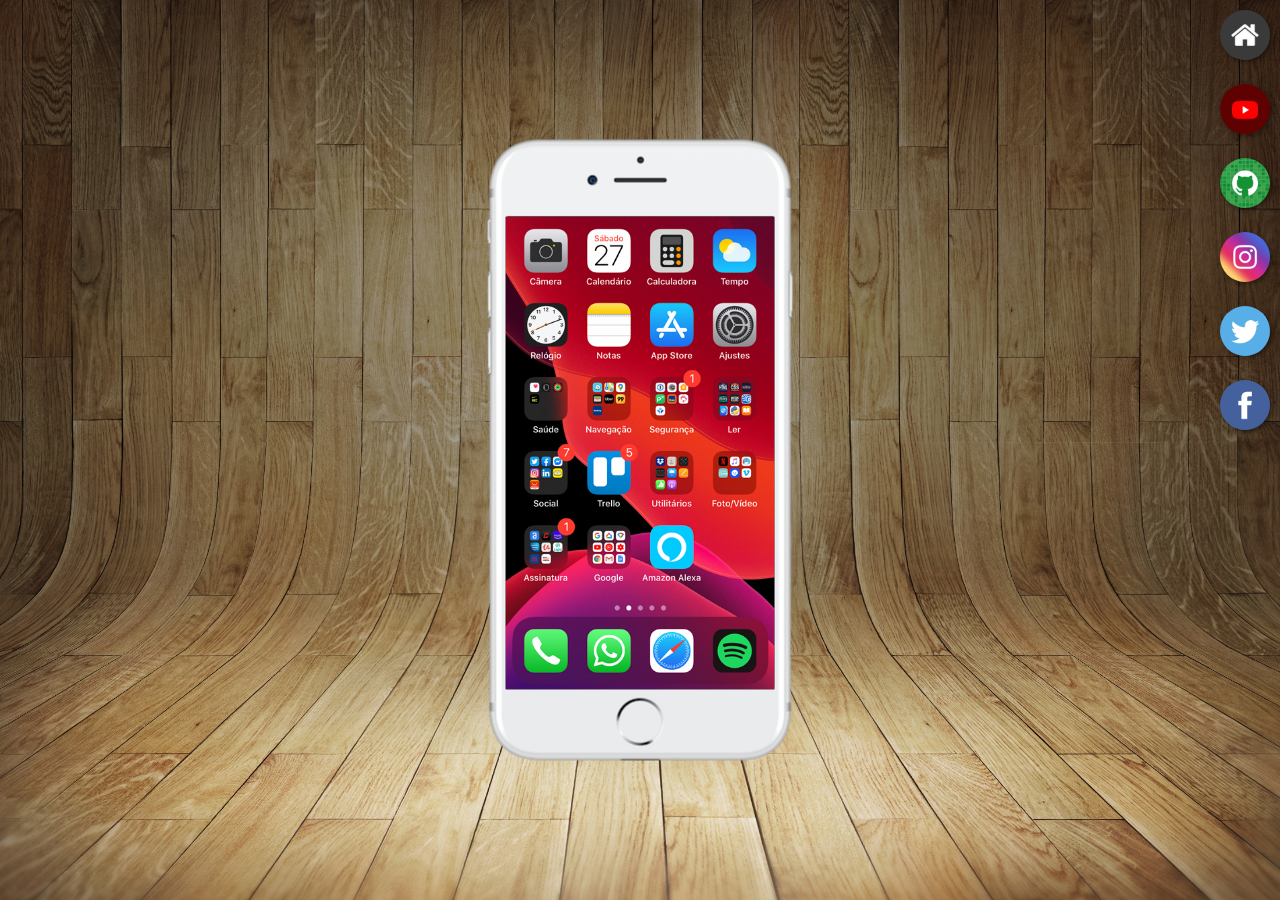
<file: index.html>
<!DOCTYPE html>
<html lang="pt-br">
<head>
    <meta charset="UTF-8">
    <meta http-equiv="X-UA-Compatible" content="IE=edge">
    <meta name="viewport" content="width=device-width, initial-scale=1.0">
    <title>Redes Sociais</title>
    <link rel="shortcut icon" href="pacote-d013/pacote-d013/favicon.ico" type="image/x-icon">
    <link rel="stylesheet" href="style.css">
</head>
<body>
    <main>
        <section id="celular">
            <iframe src="home.html" name="tela" id="tela" frameborder="0"></iframe>
        </section>

        <section id="sociais">
            <a href="home.html" target="tela" ><img src="pacote-d013/pacote-d013/imagens/logo-home.jpg" alt="Home"></a>
            <a href="pacote-d013/pacote-d013/imagens/youtube.html" target="tela" ><img src="pacote-d013/pacote-d013/imagens/logo-youtube.jpg" alt="Youtube"></a>
            <a href="pacote-d013/pacote-d013/imagens/github.html" target="tela" ><img src="pacote-d013/pacote-d013/imagens/logo-github.jpg" alt="tela-github"></a>
            <a href="pacote-d013/pacote-d013/imagens/instagram.html" target="tela" ><img src="pacote-d013/pacote-d013/imagens/logo-instagram.jpg" alt="Instagram"></a>
            <a href="pacote-d013/pacote-d013/imagens/twitter.html" target="tela" ><img src="pacote-d013/pacote-d013/imagens/logo-twitter.jpg" alt="Twitter"></a>
            <a href="pacote-d013/pacote-d013/imagens/facebook.html" target="tela" ><img src="pacote-d013/pacote-d013/imagens/logo-facebook.jpg" alt="Facebook"></a>
        </section>
    </main>
</body>
</html>
</file>
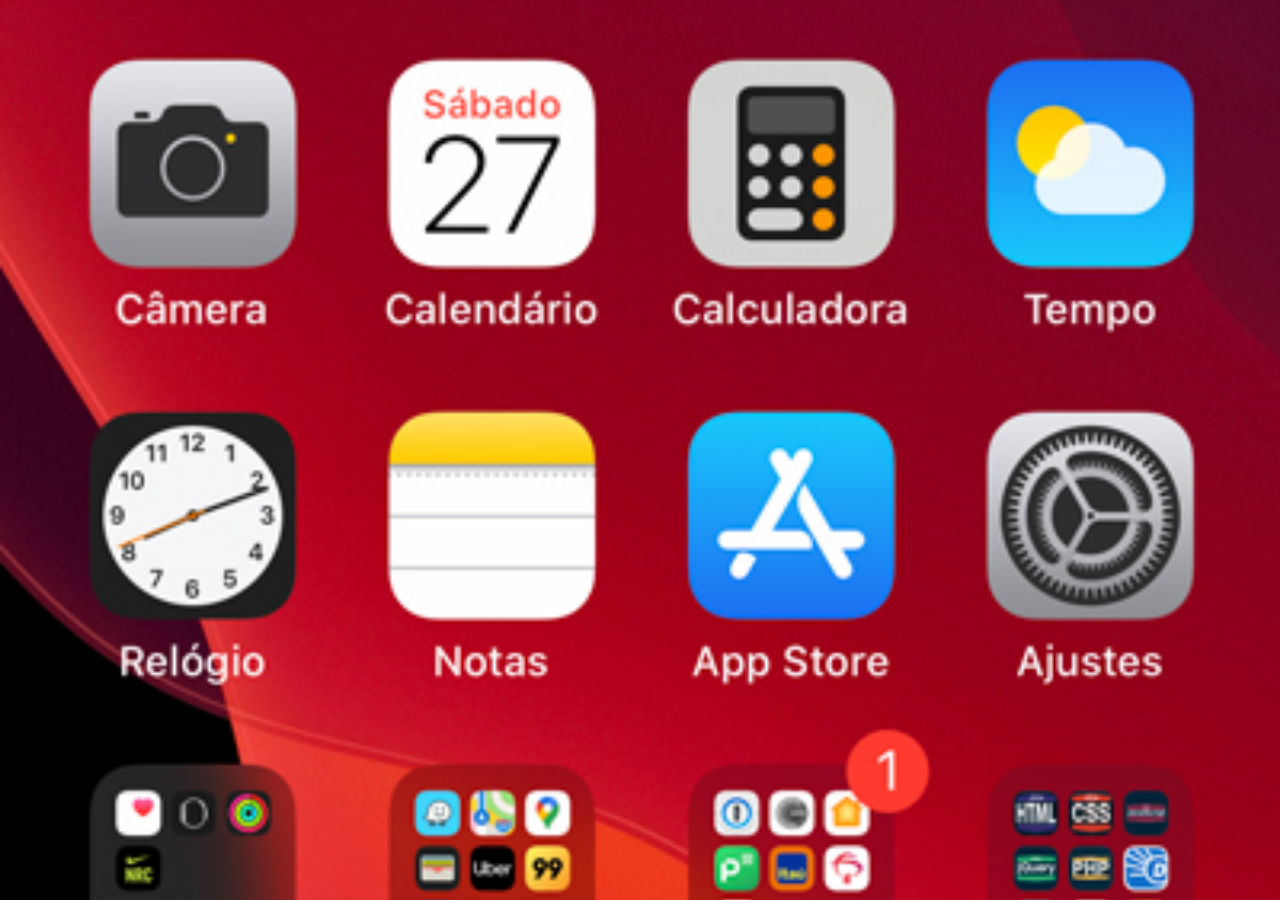
<file: home.html>
<!DOCTYPE html>
<html lang="pt-br">
<head>
    <meta charset="UTF-8">
    <meta http-equiv="X-UA-Compatible" content="IE=edge">
    <meta name="viewport" content="width=device-width, initial-scale=1.0">
    <title>Home</title>
</head>

<style>
    * {
        margin: 0px;
        padding: 0px;
    }

    body {
        width: 100vw;
        height: 100vh;
        background:black url(pacote-d013/pacote-d013/imagens/tela-home.jpg) no-repeat top center;
        background-size: cover;
    }
</style>

<body>
    
</body>
</html>
</file>
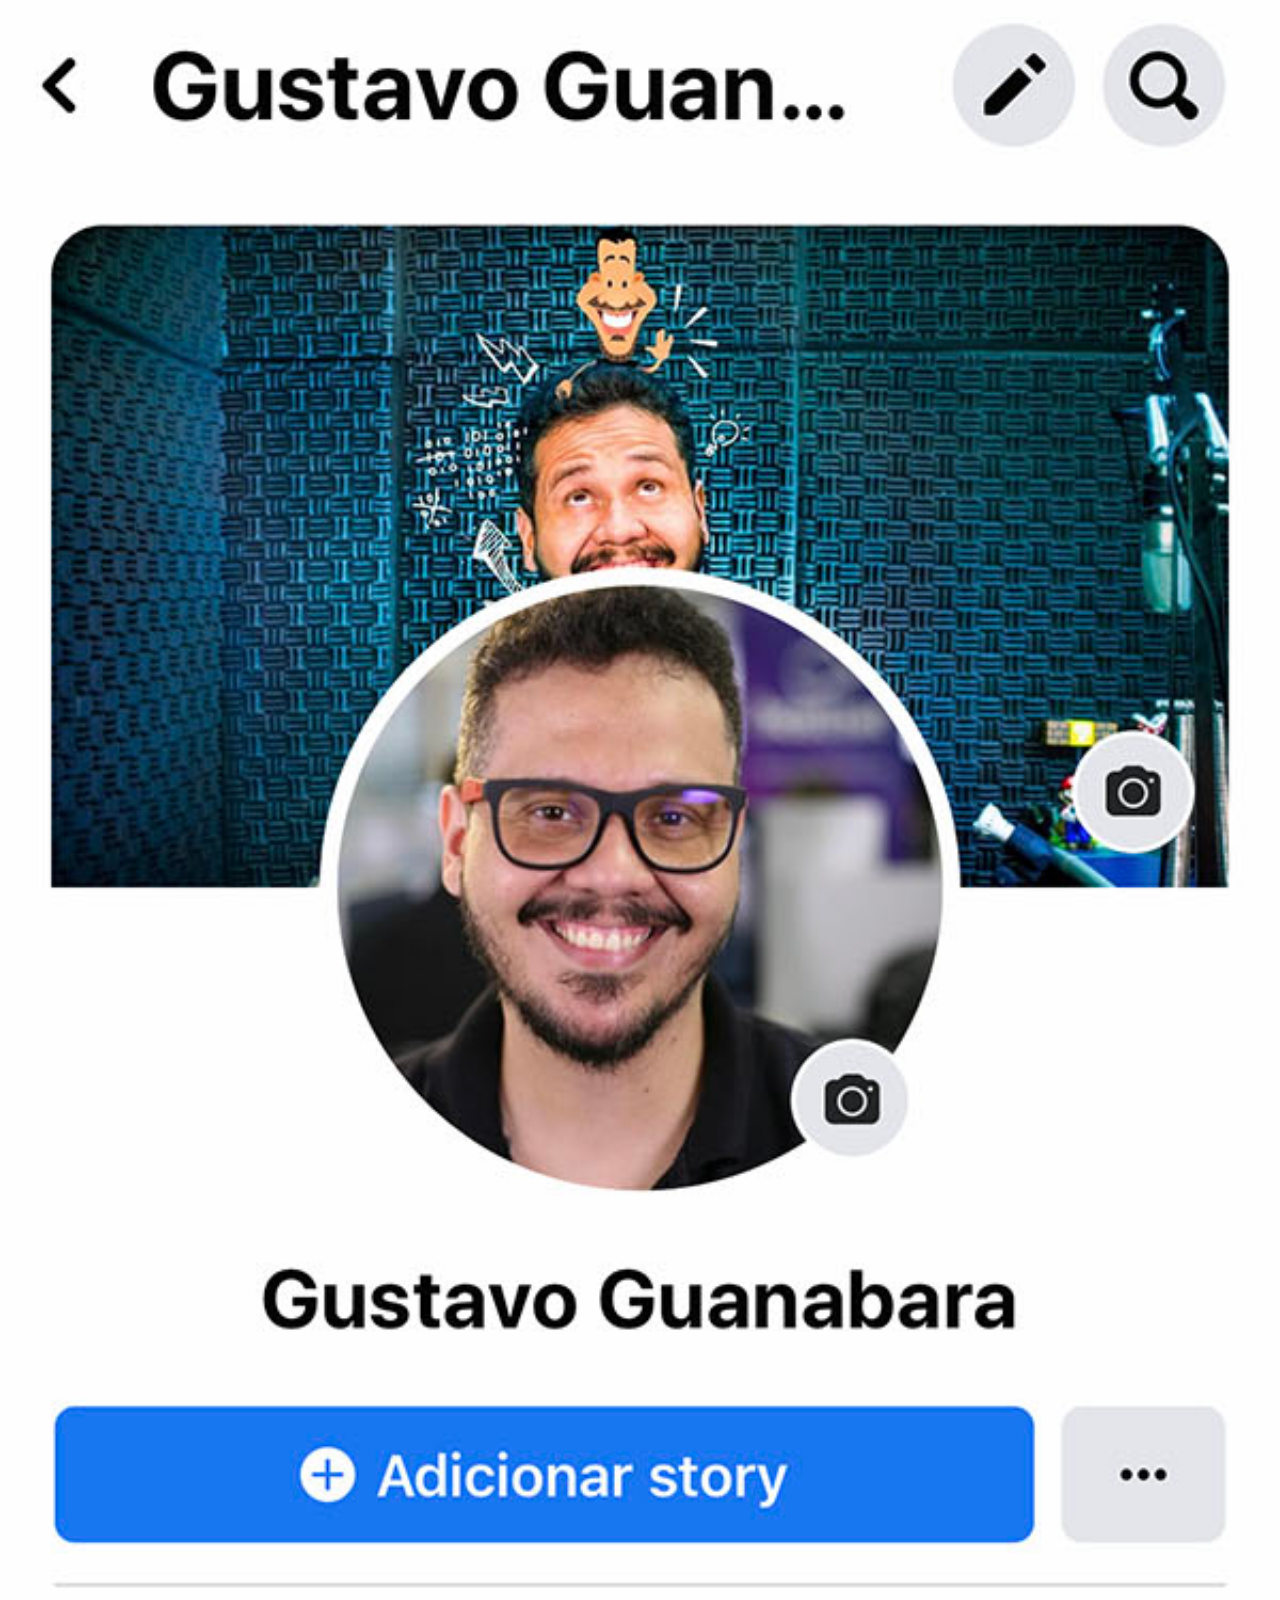
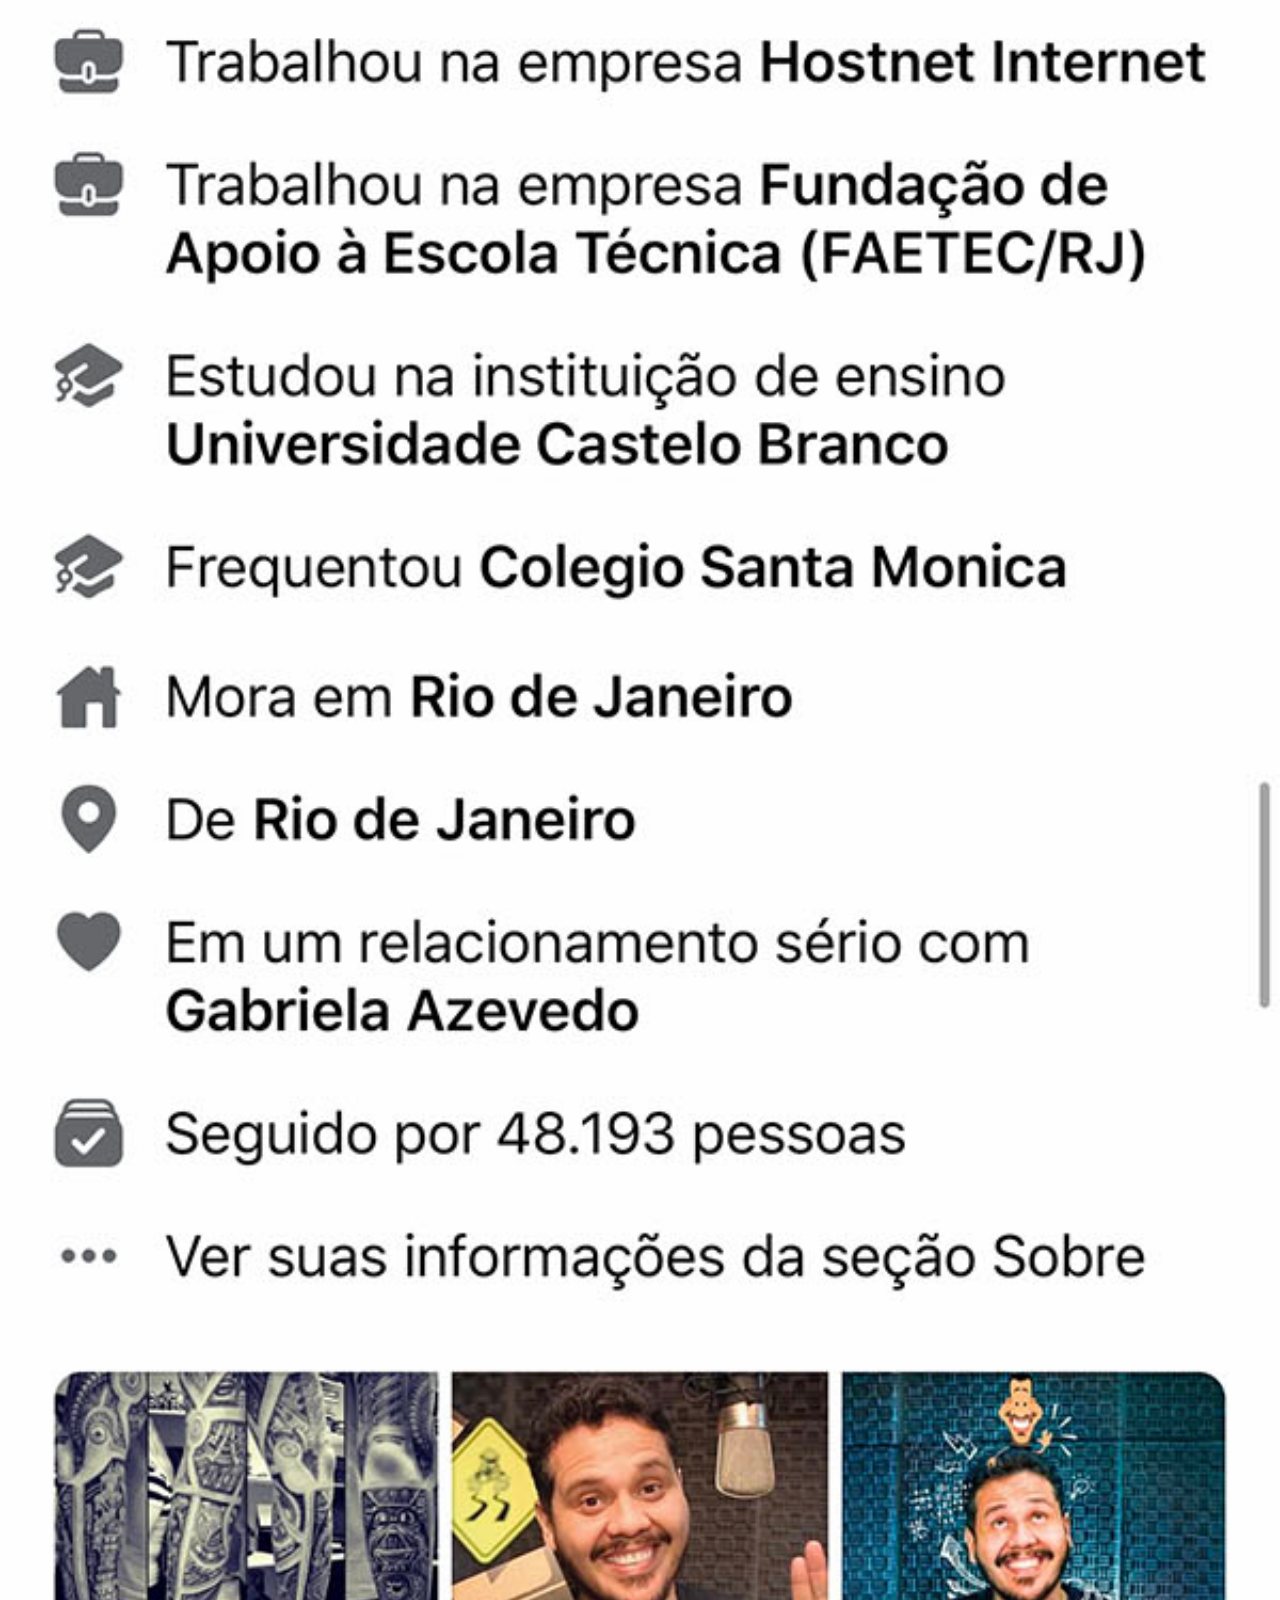
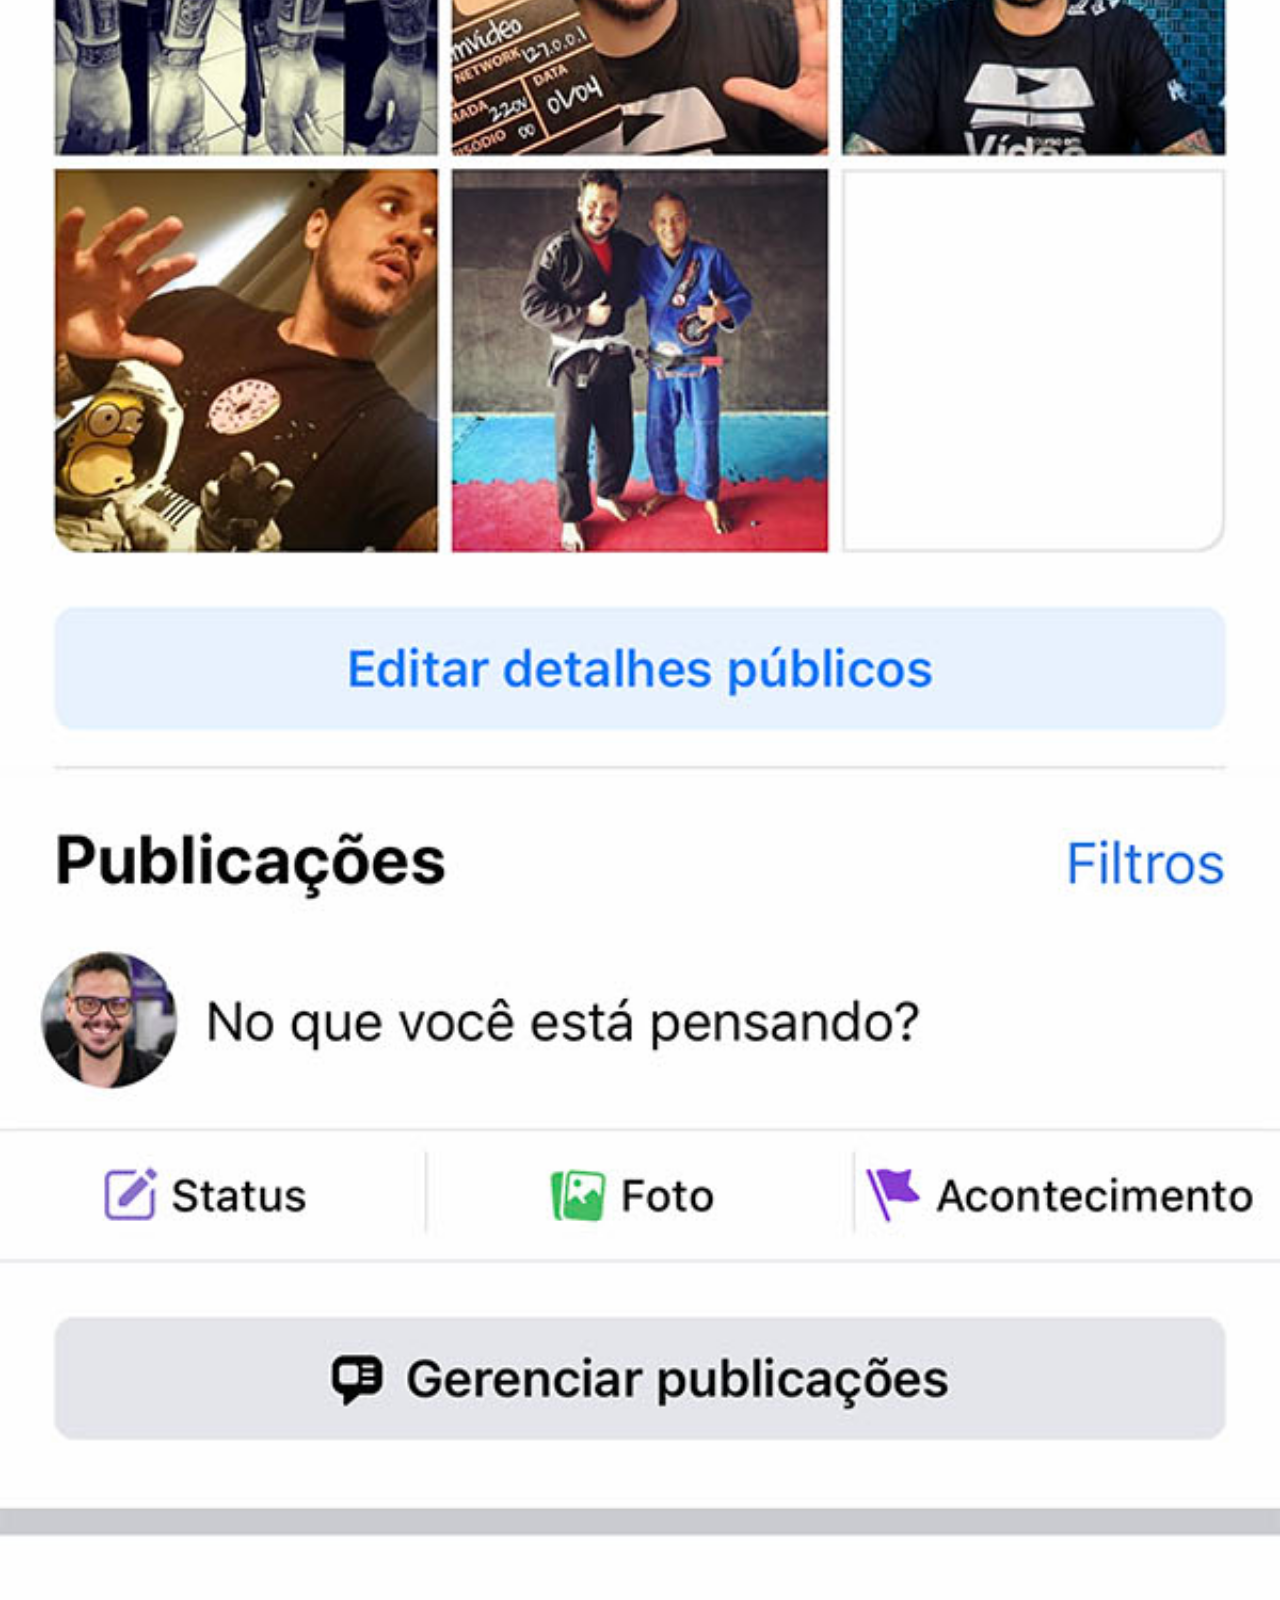
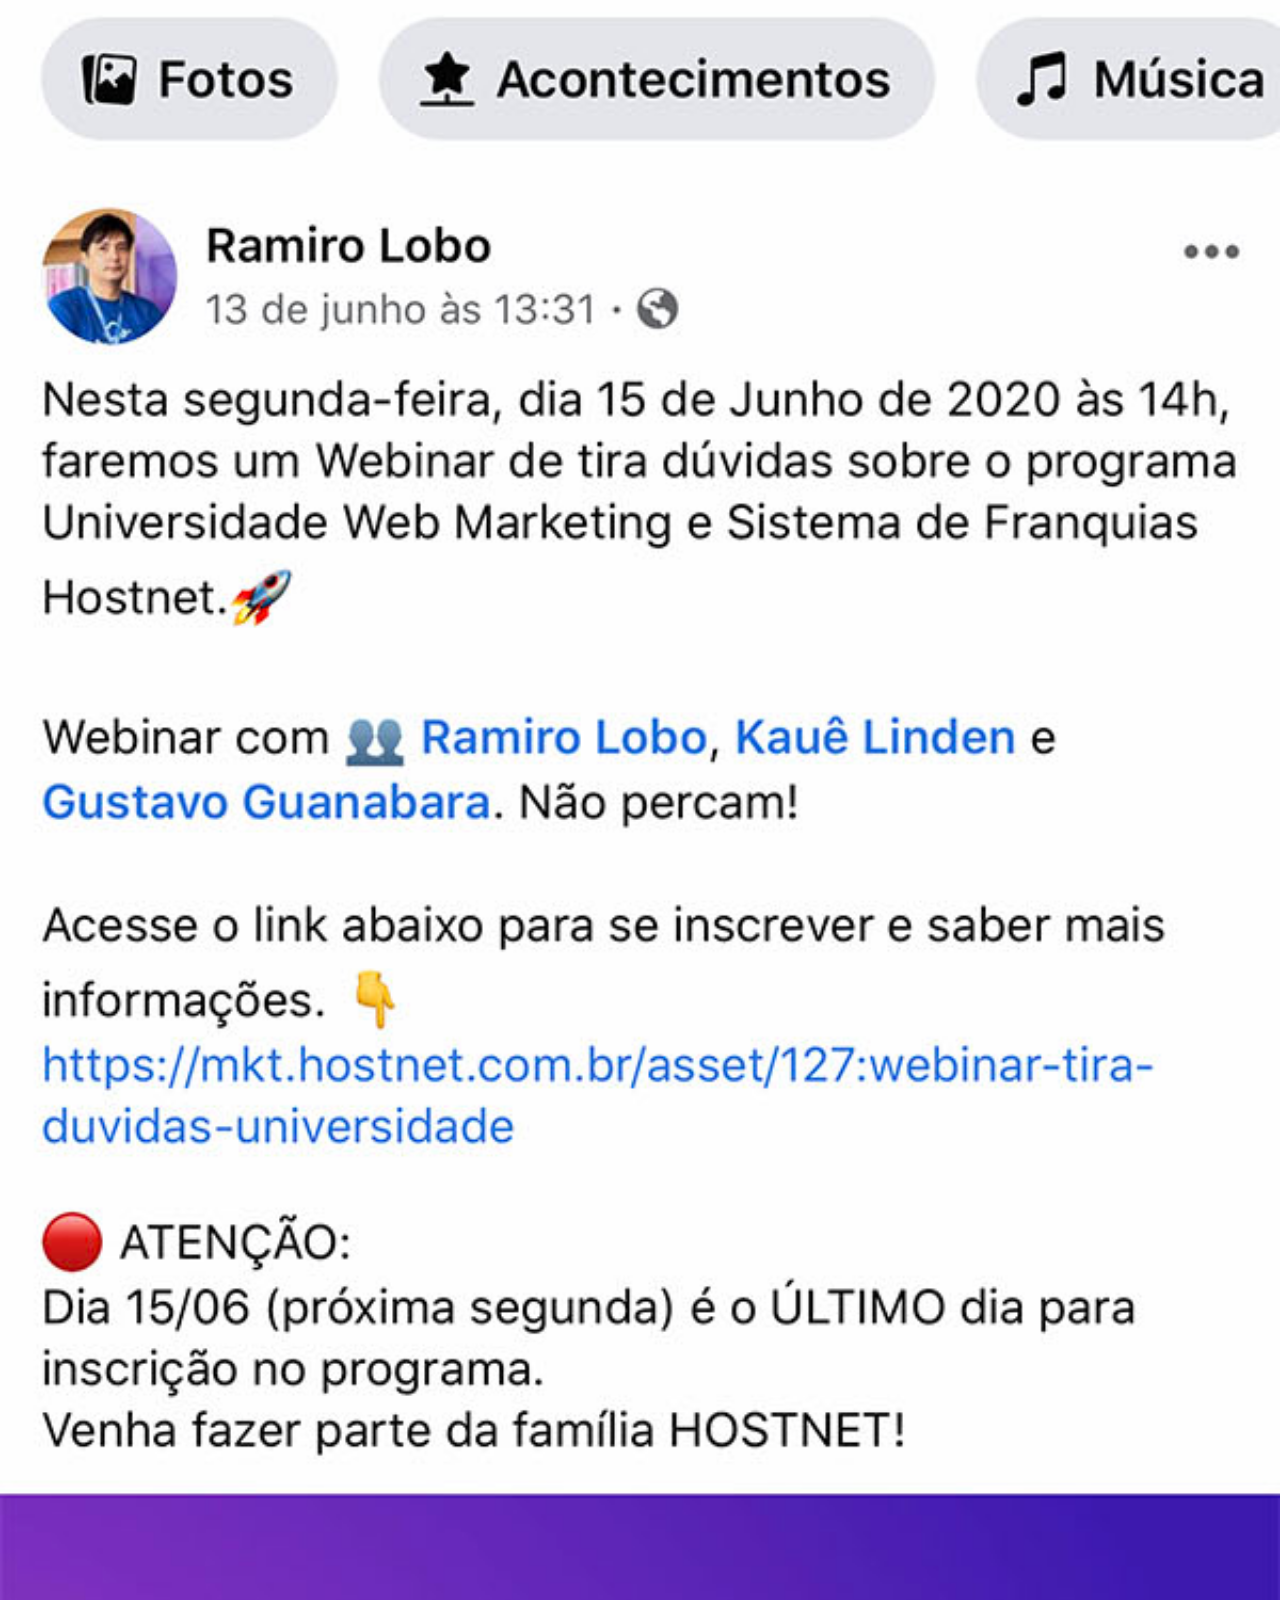
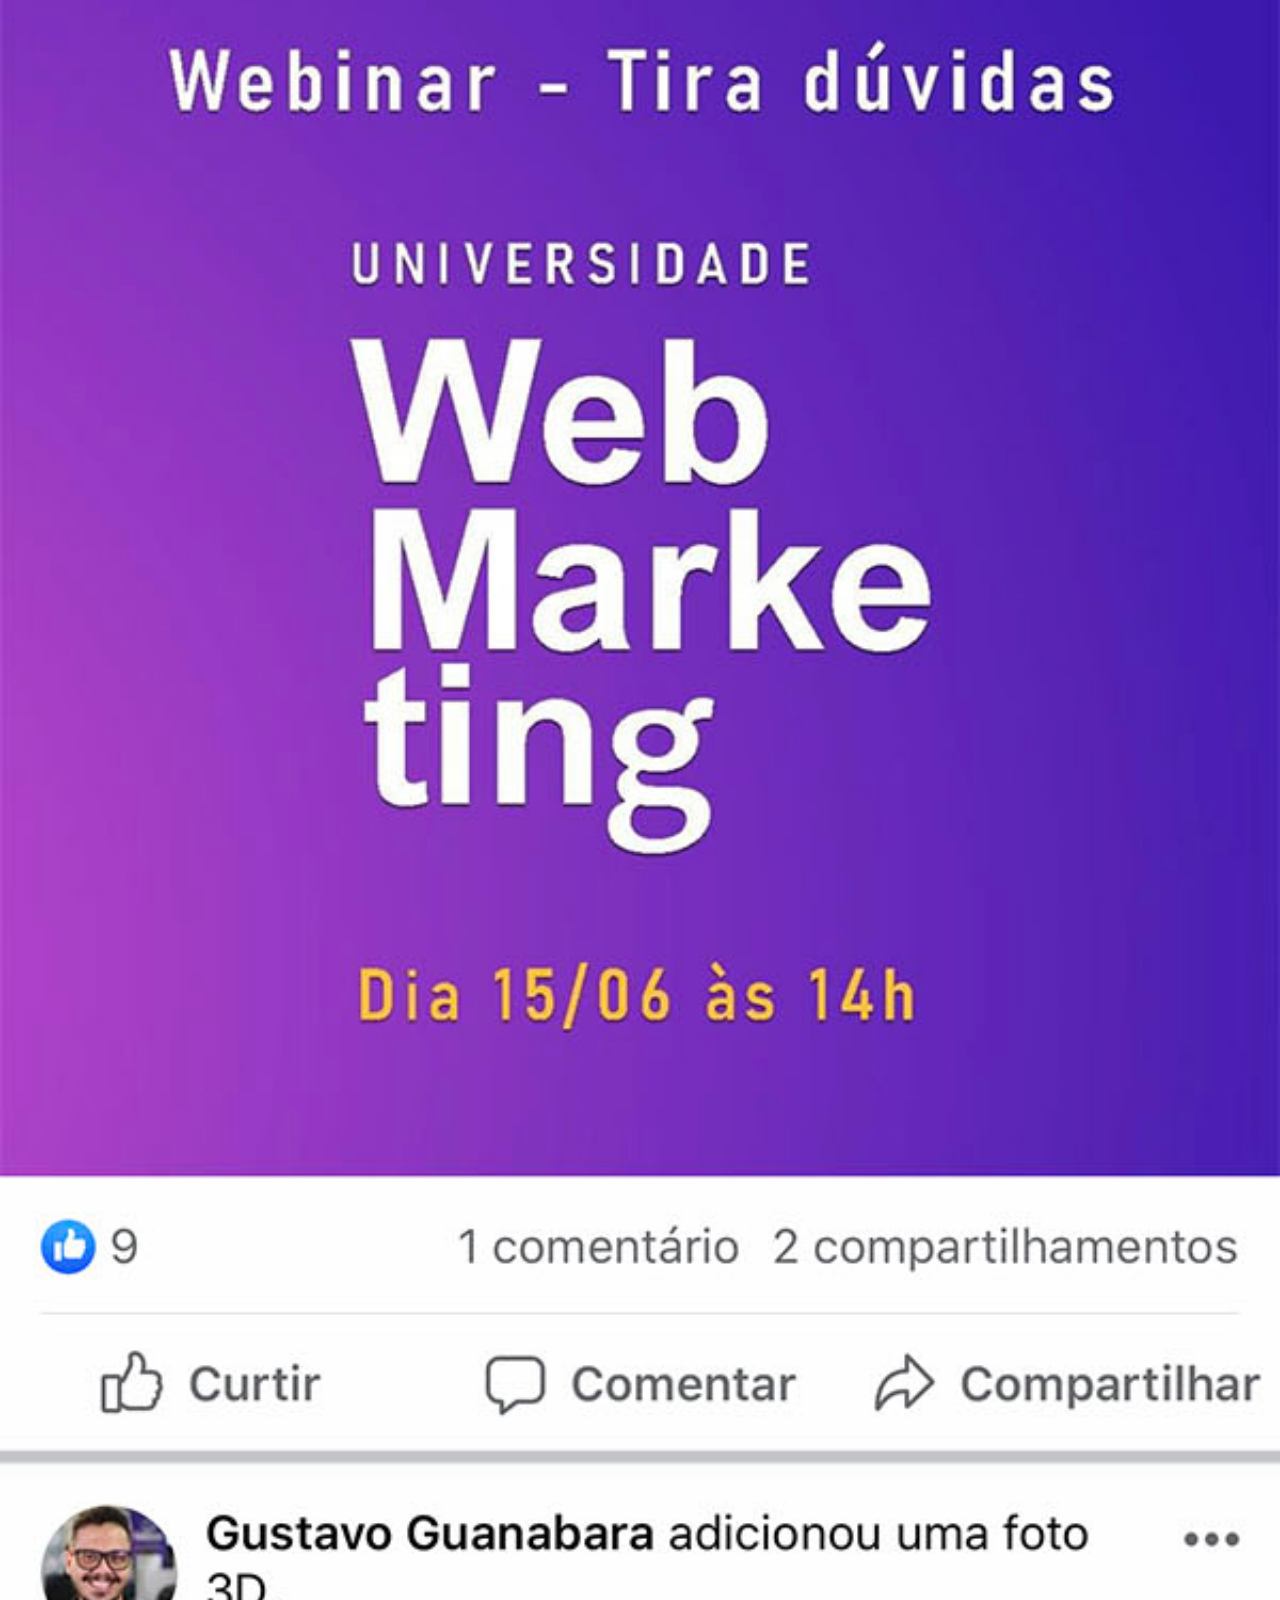
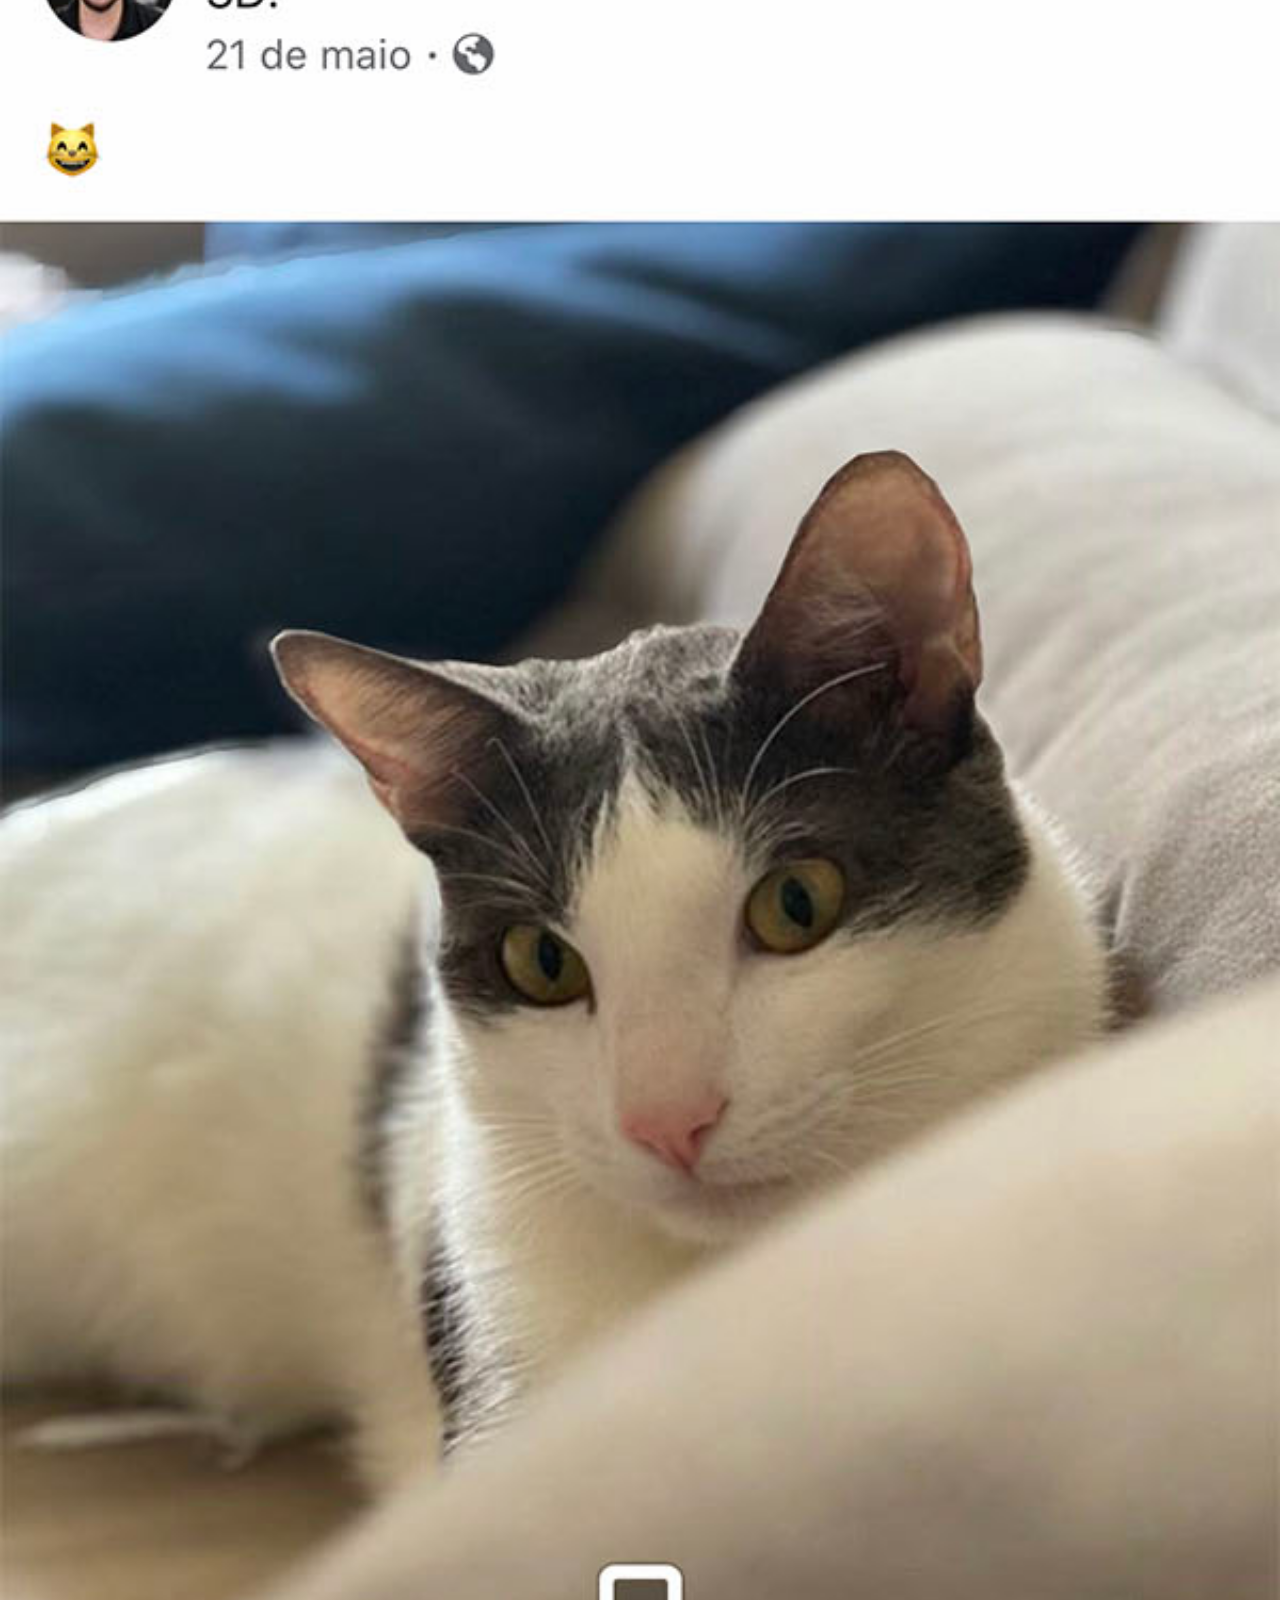
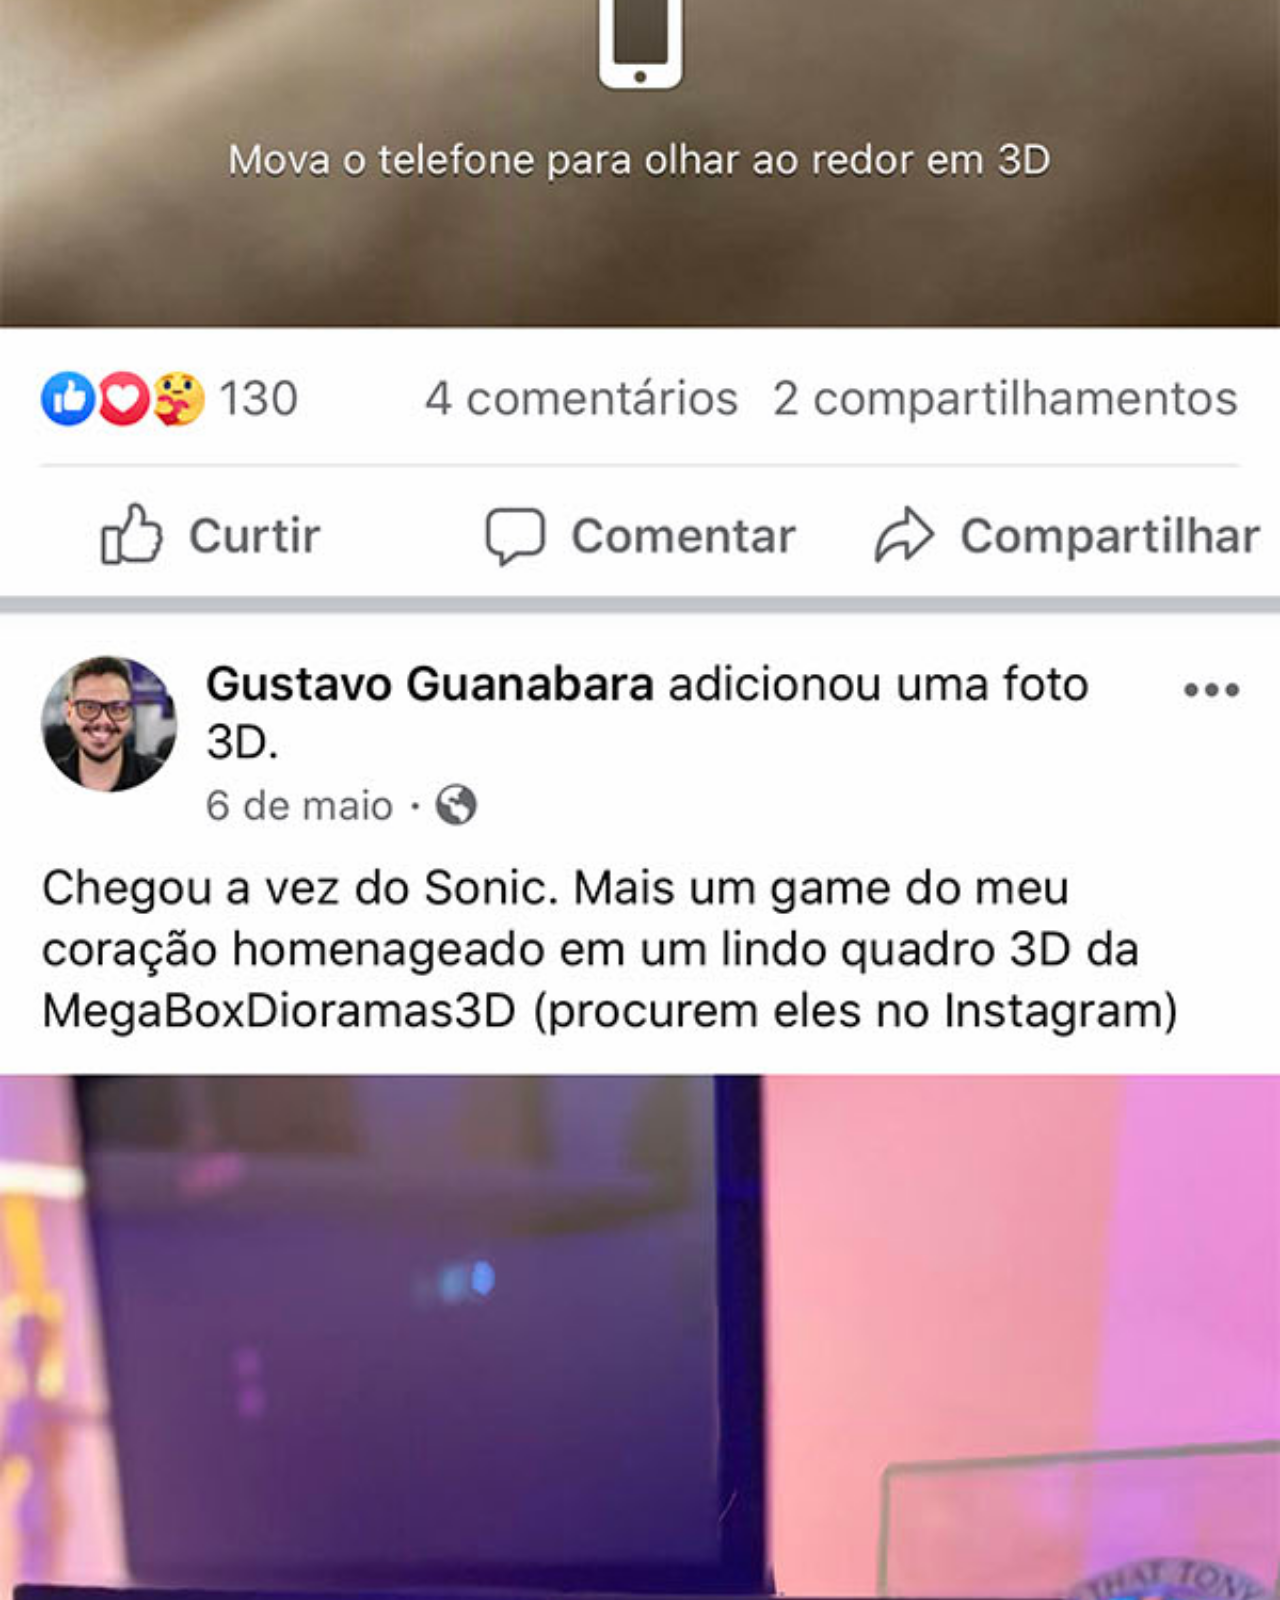
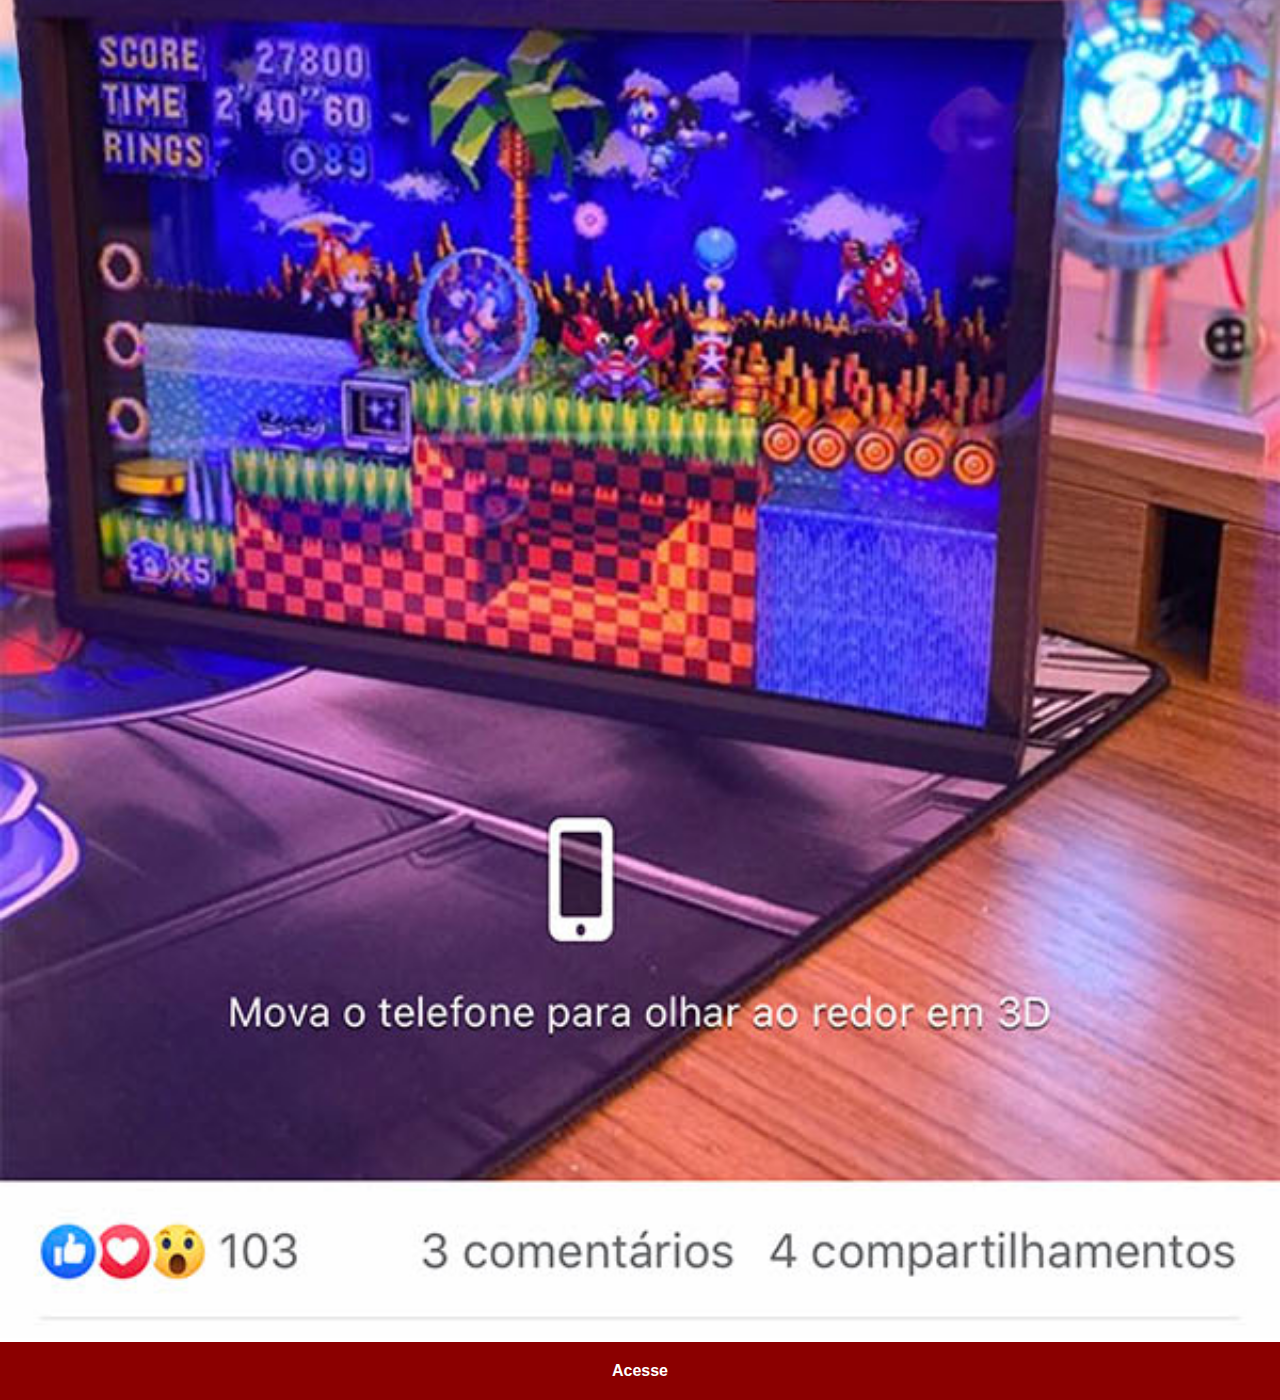
<file: pacote-d013/pacote-d013/imagens/facebook.html>
<!DOCTYPE html>
<html lang="pt-br">
<head>
    <meta charset="UTF-8">
    <meta http-equiv="X-UA-Compatible" content="IE=edge">
    <meta name="viewport" content="width=device-width, initial-scale=1.0">
    <title>Youtube</title>
    <link rel="stylesheet" href="social.css">
</head>
<body>
    <img src="tela-facebook.jpg" alt="Facebook">
    <a href="https://www.facebook.com/gustavoguanabara/?locale=pt_BR" target="_blank">Acesse</a>
</body>
</html>
</file>
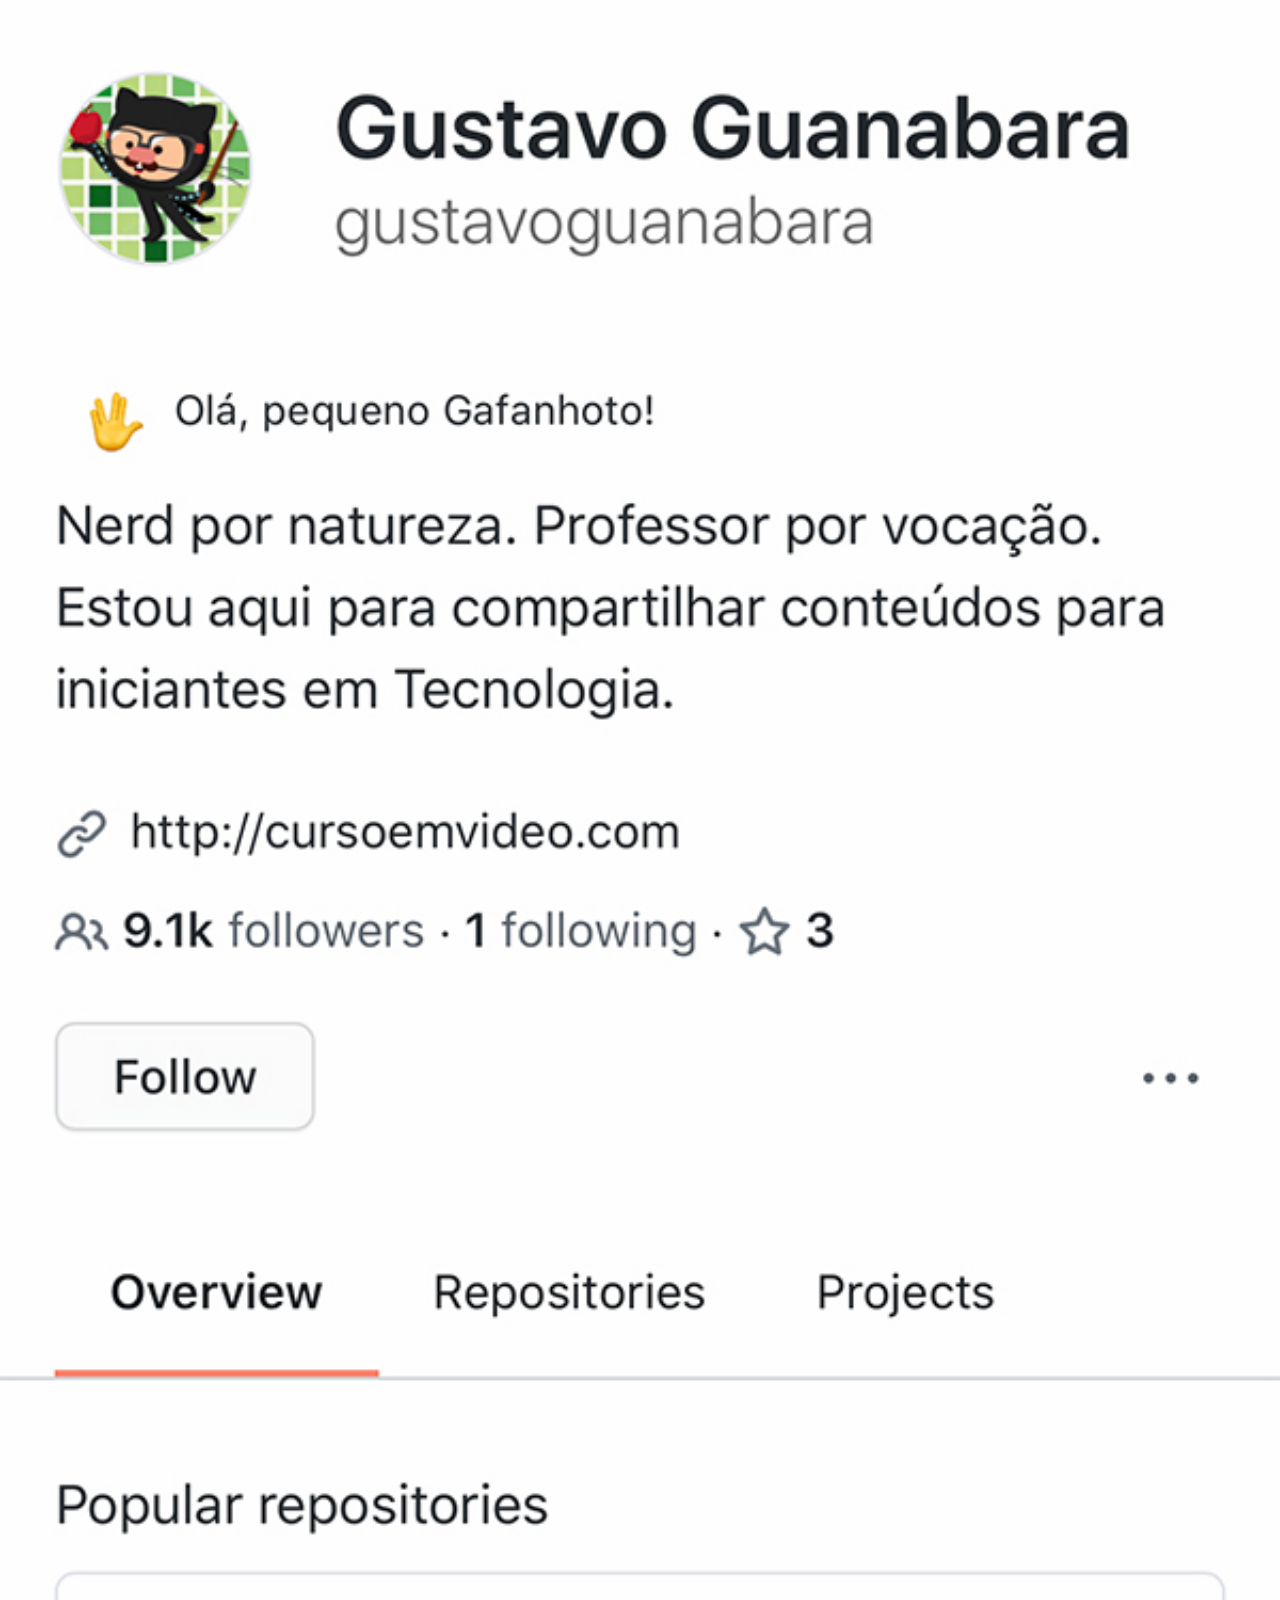
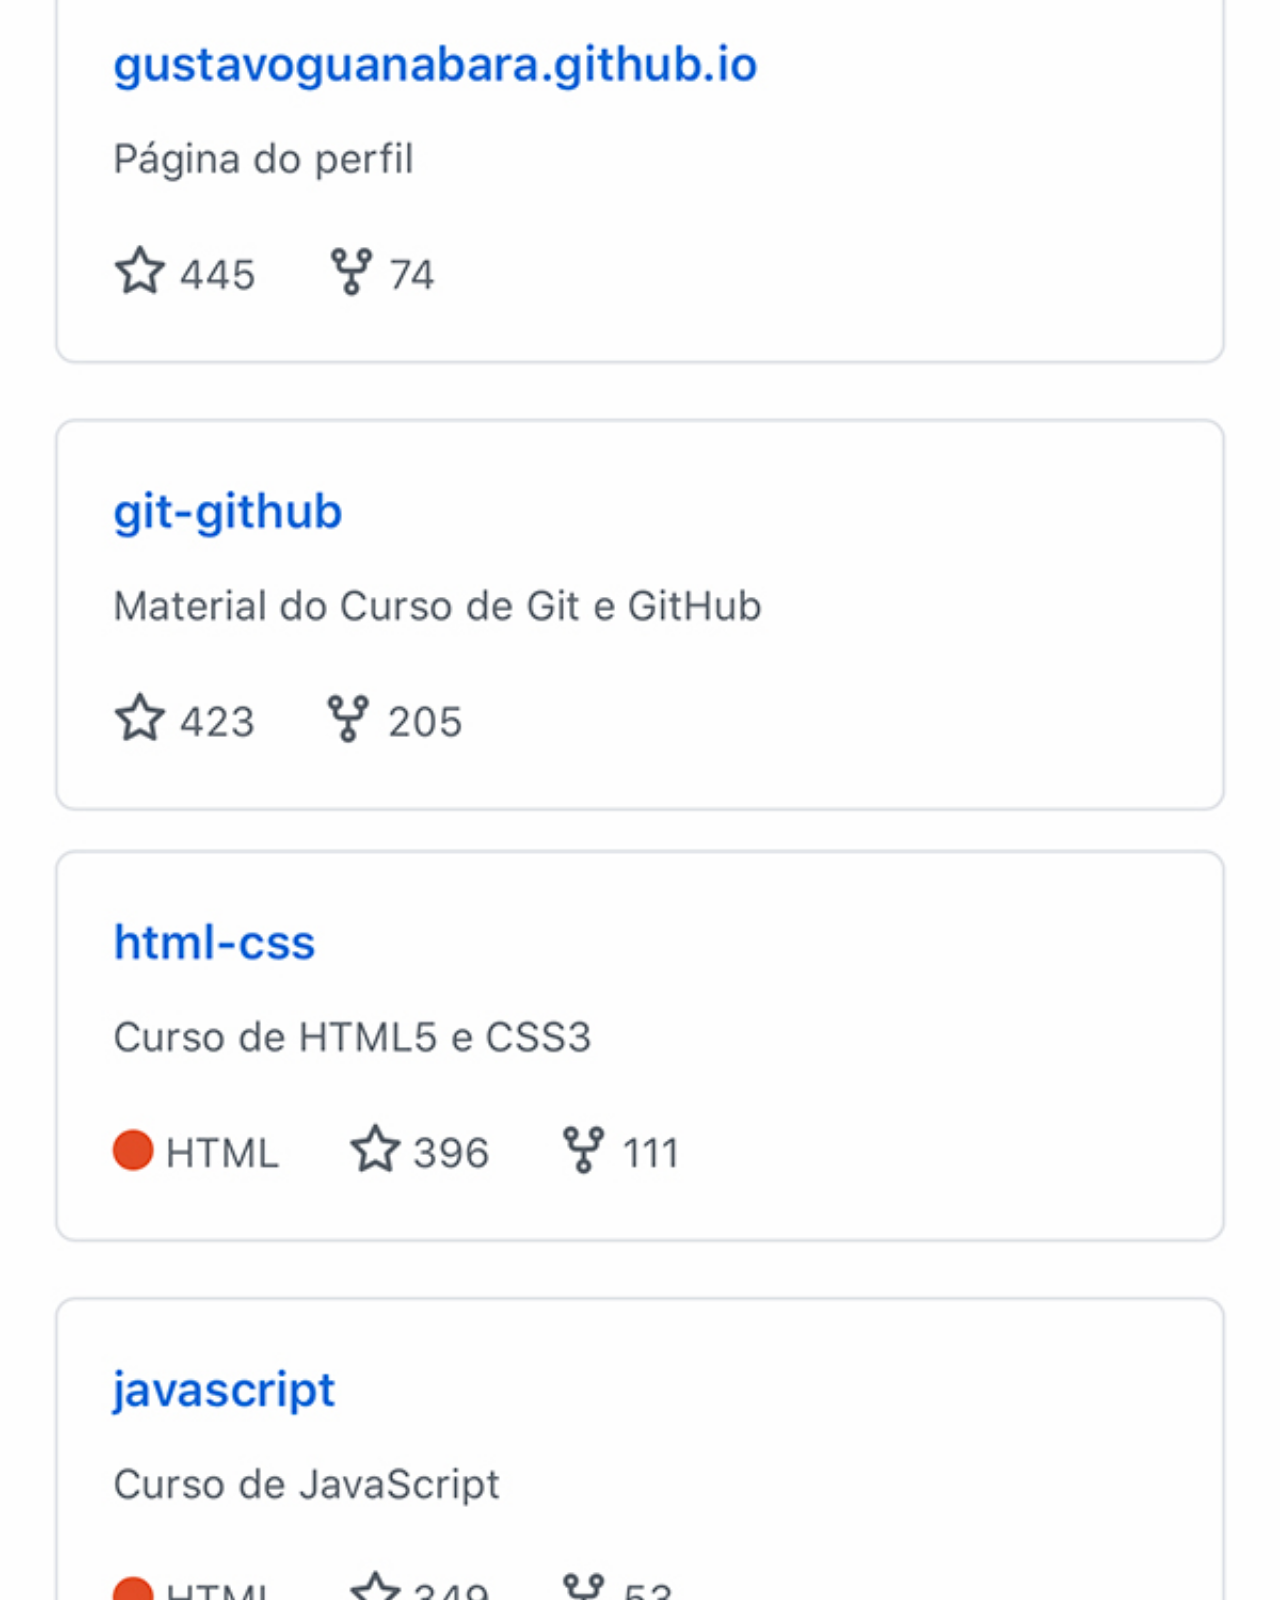
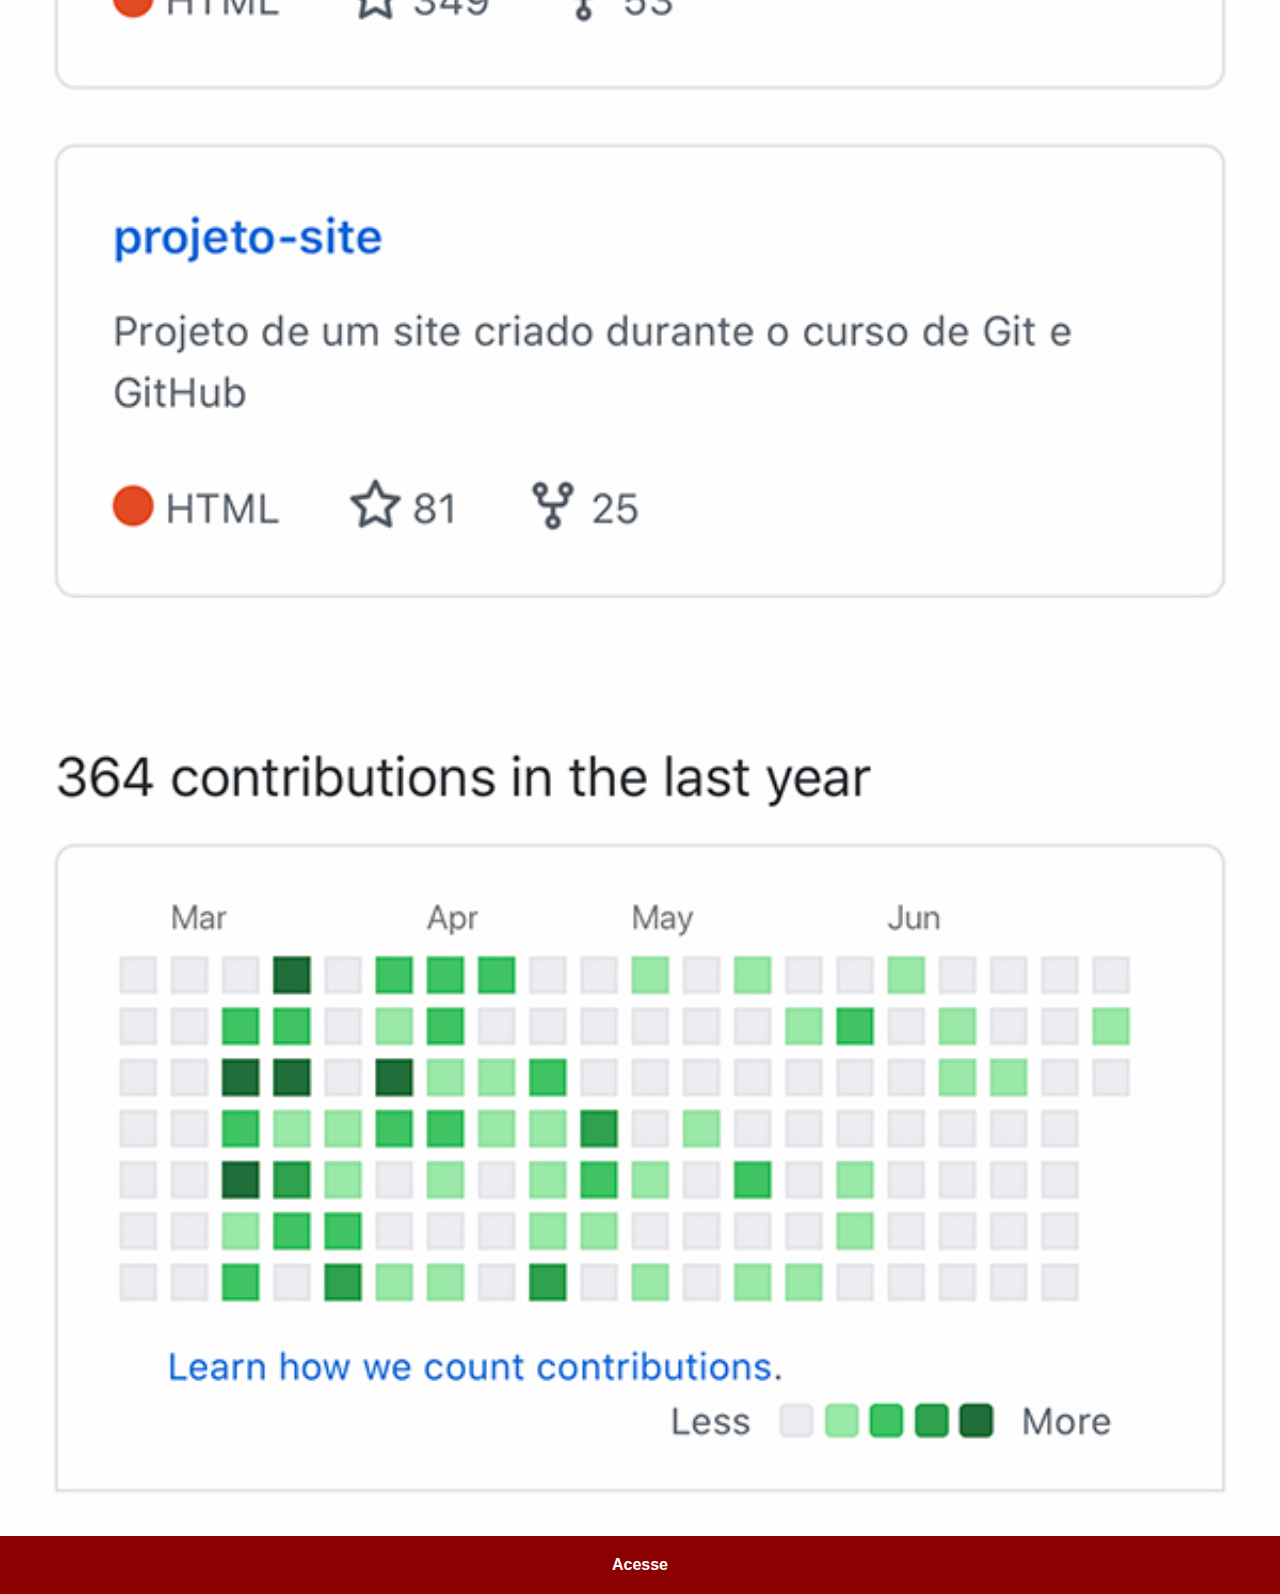
<file: pacote-d013/pacote-d013/imagens/github.html>
<!DOCTYPE html>
<html lang="pt-br">
<head>
    <meta charset="UTF-8">
    <meta http-equiv="X-UA-Compatible" content="IE=edge">
    <meta name="viewport" content="width=device-width, initial-scale=1.0">
    <title>Youtube</title>
    <link rel="stylesheet" href="social.css">
</head>
<body>
    <img src="tela-github.jpg" alt="GitHub">
    <a href="https://github.com/davmarques" target="_blank">Acesse</a>
</body>
</html>
</file>
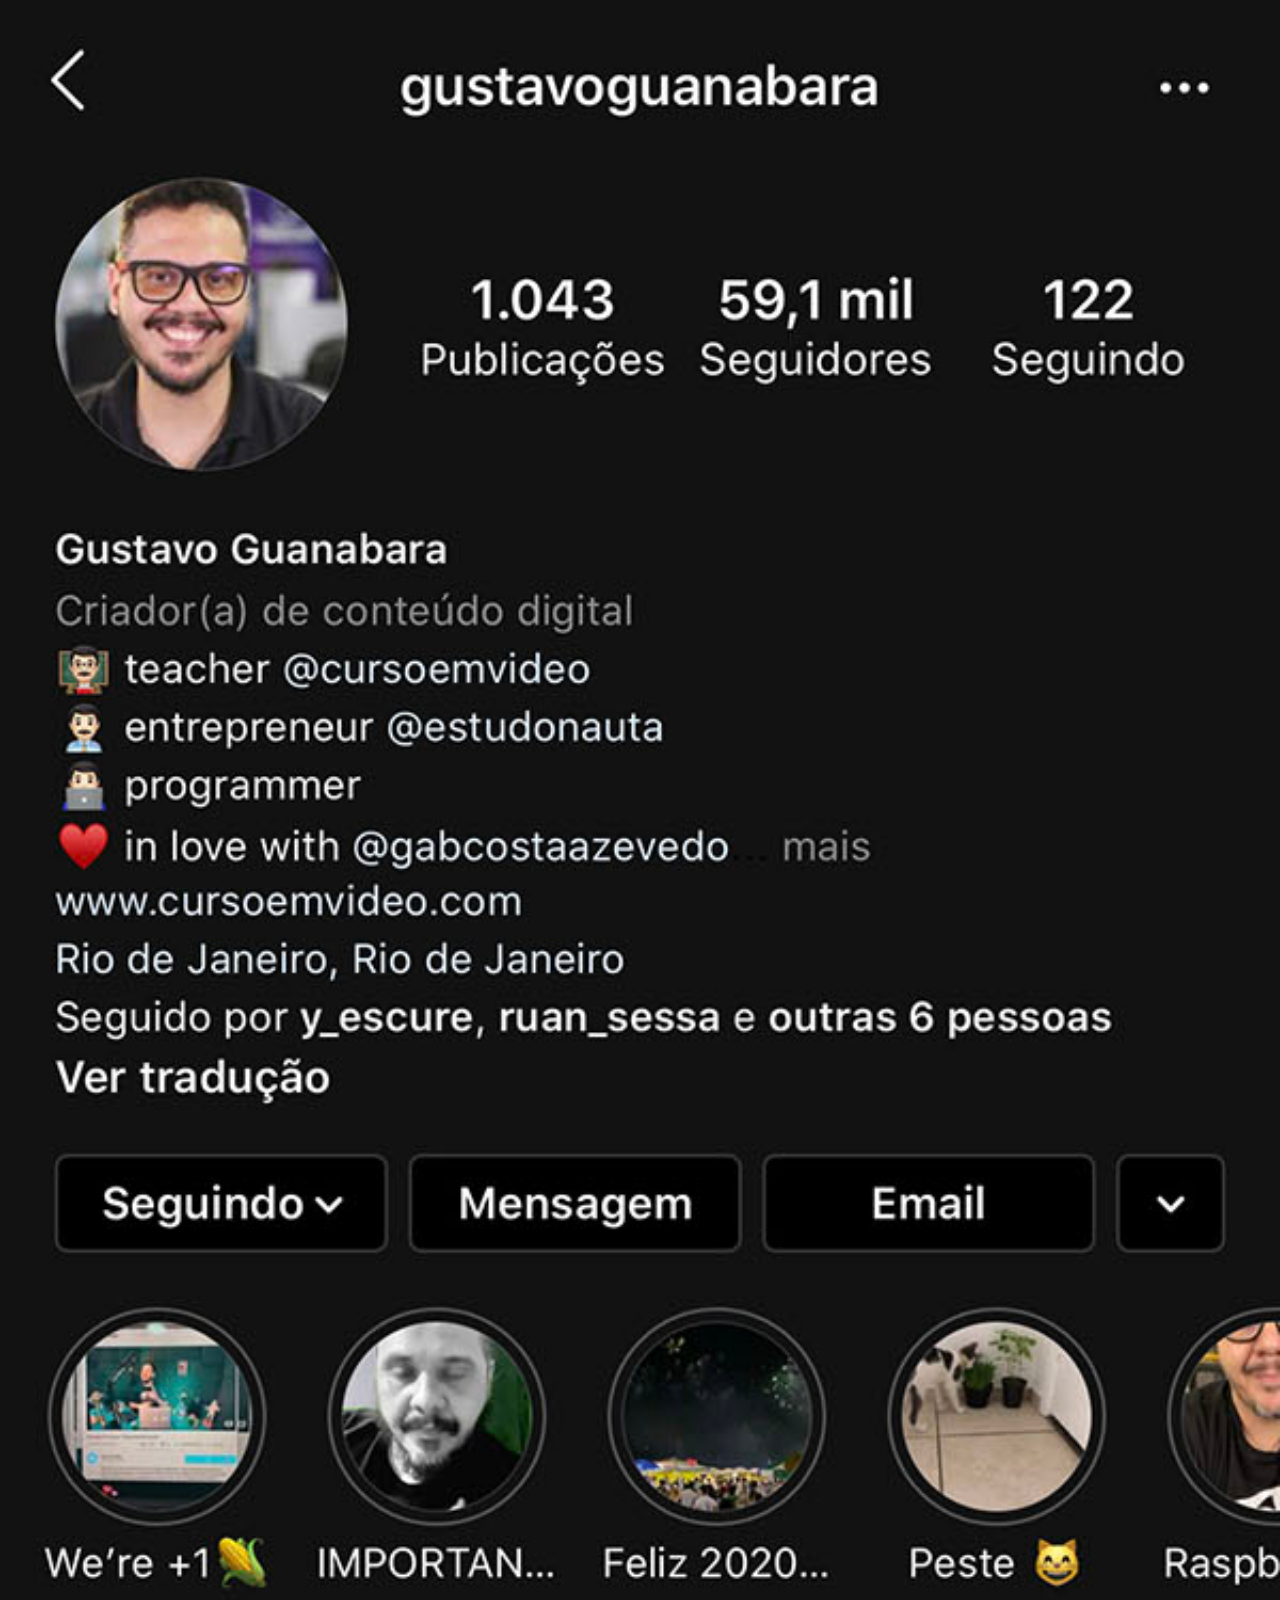
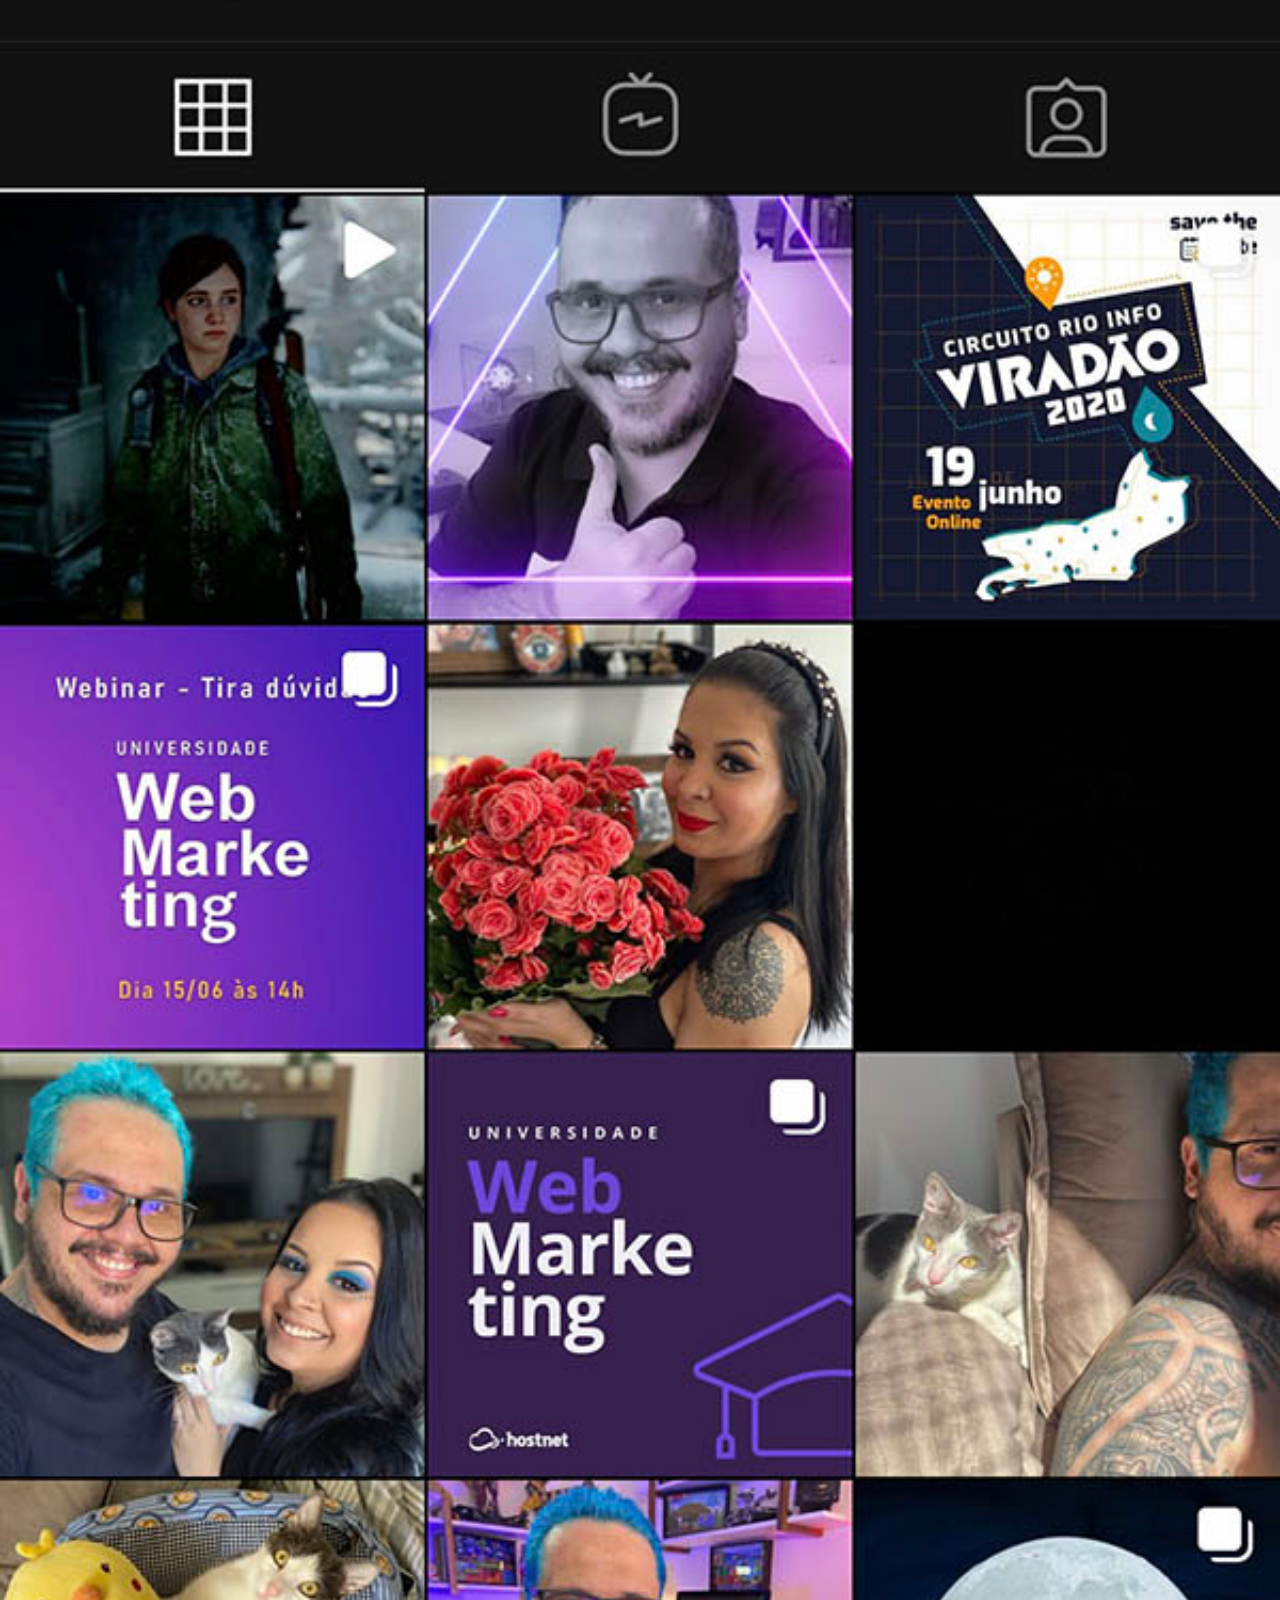
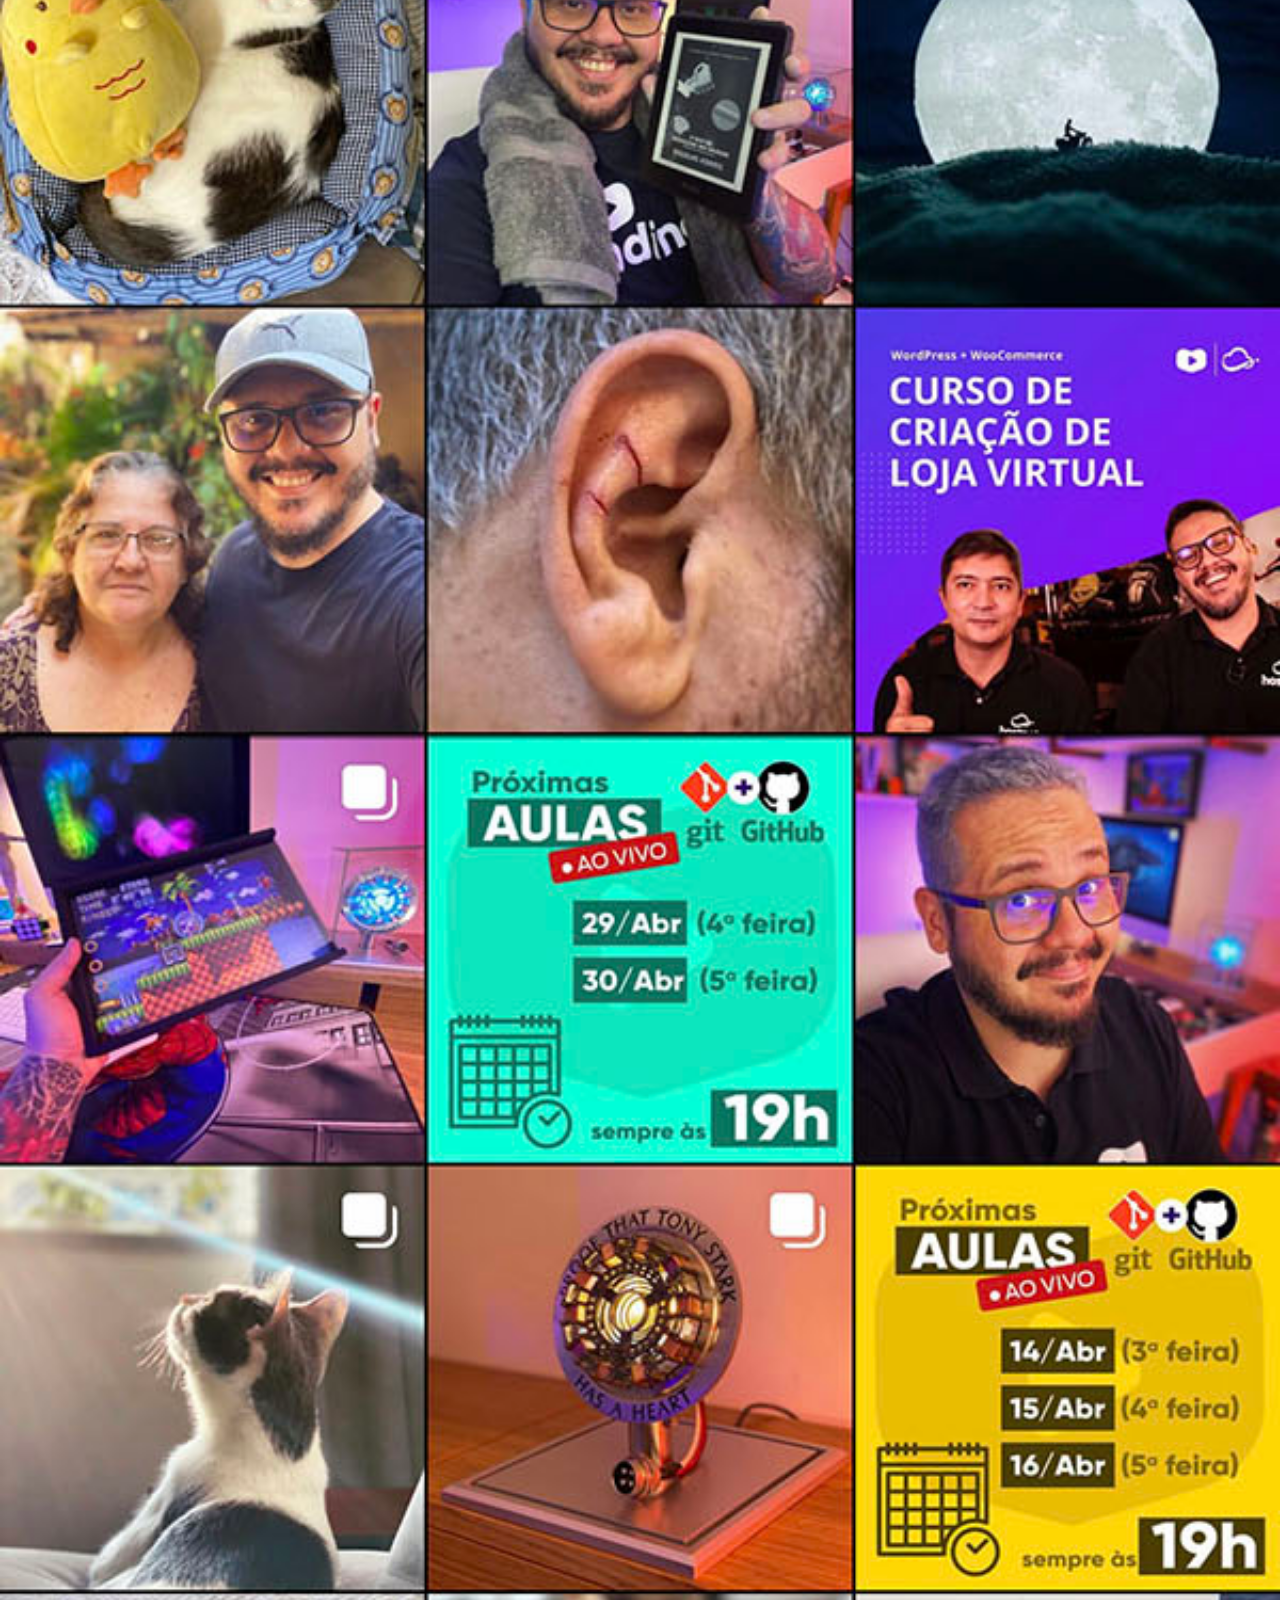
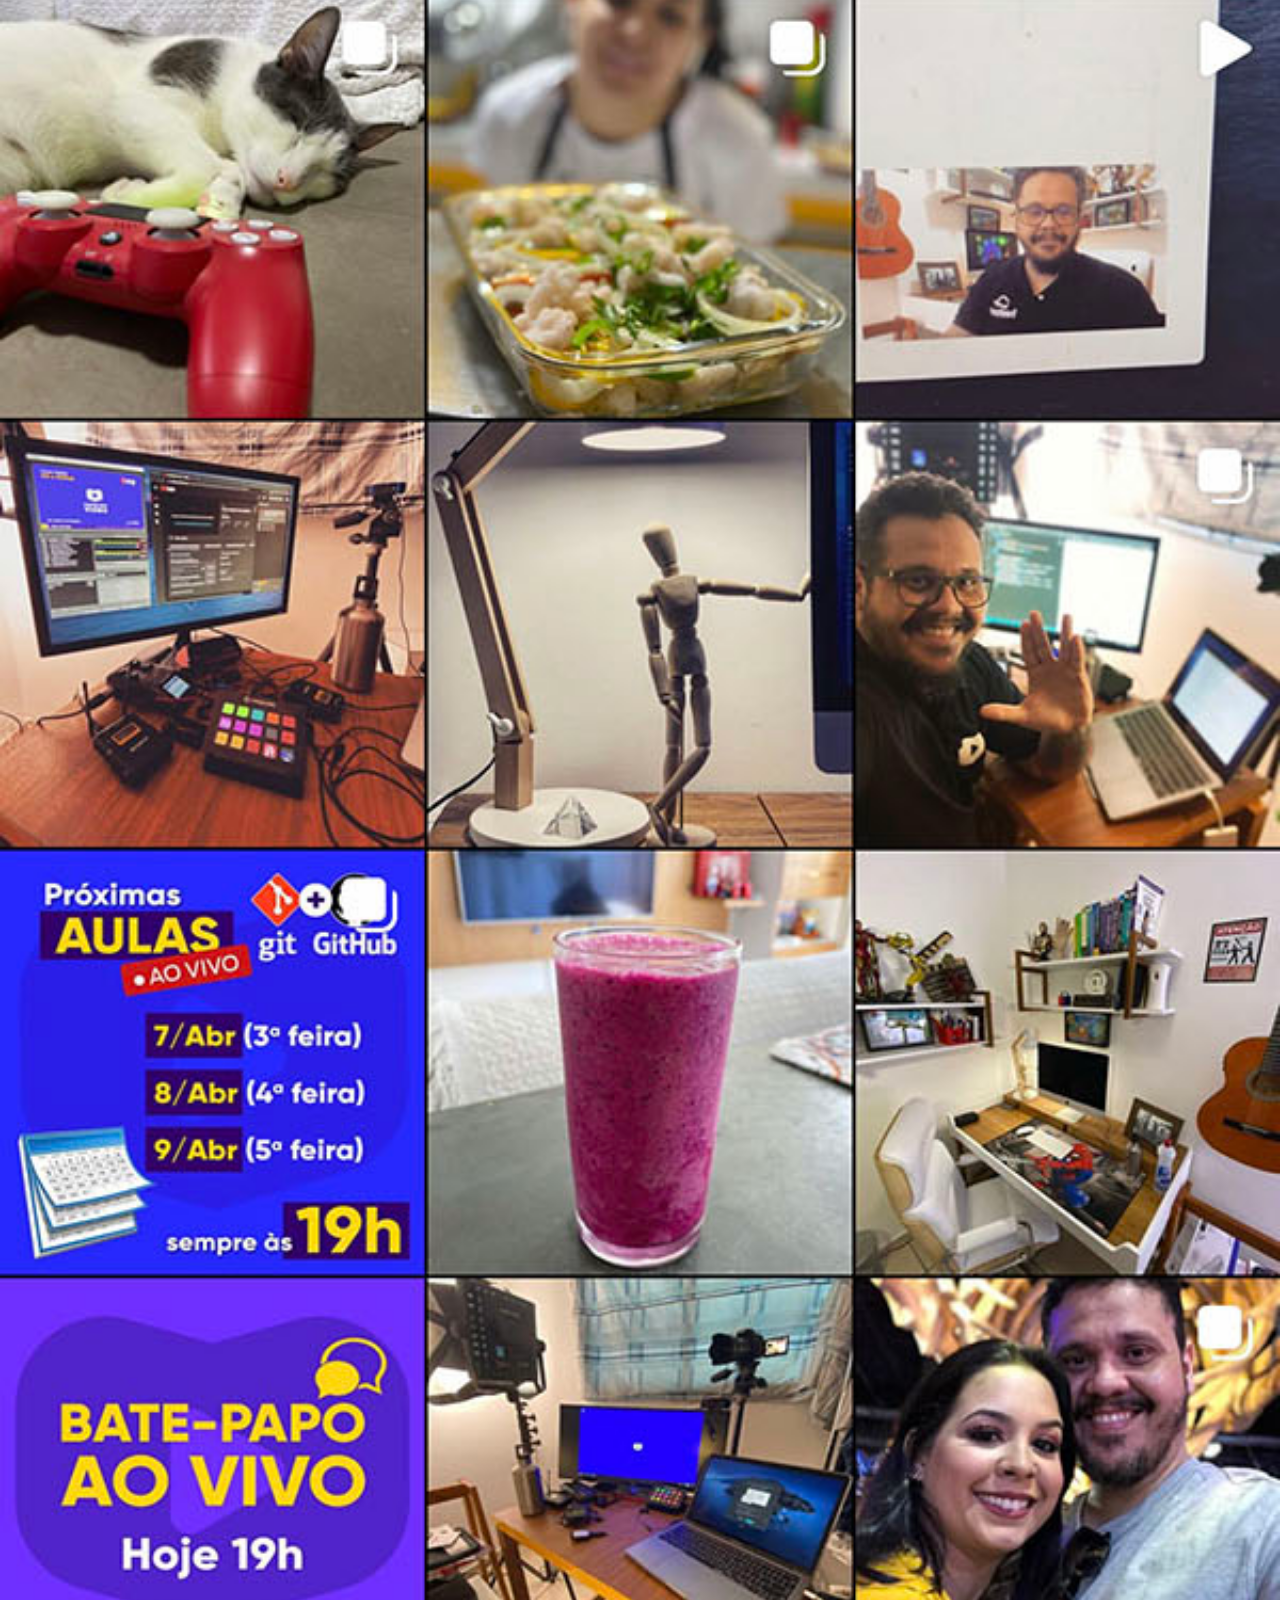
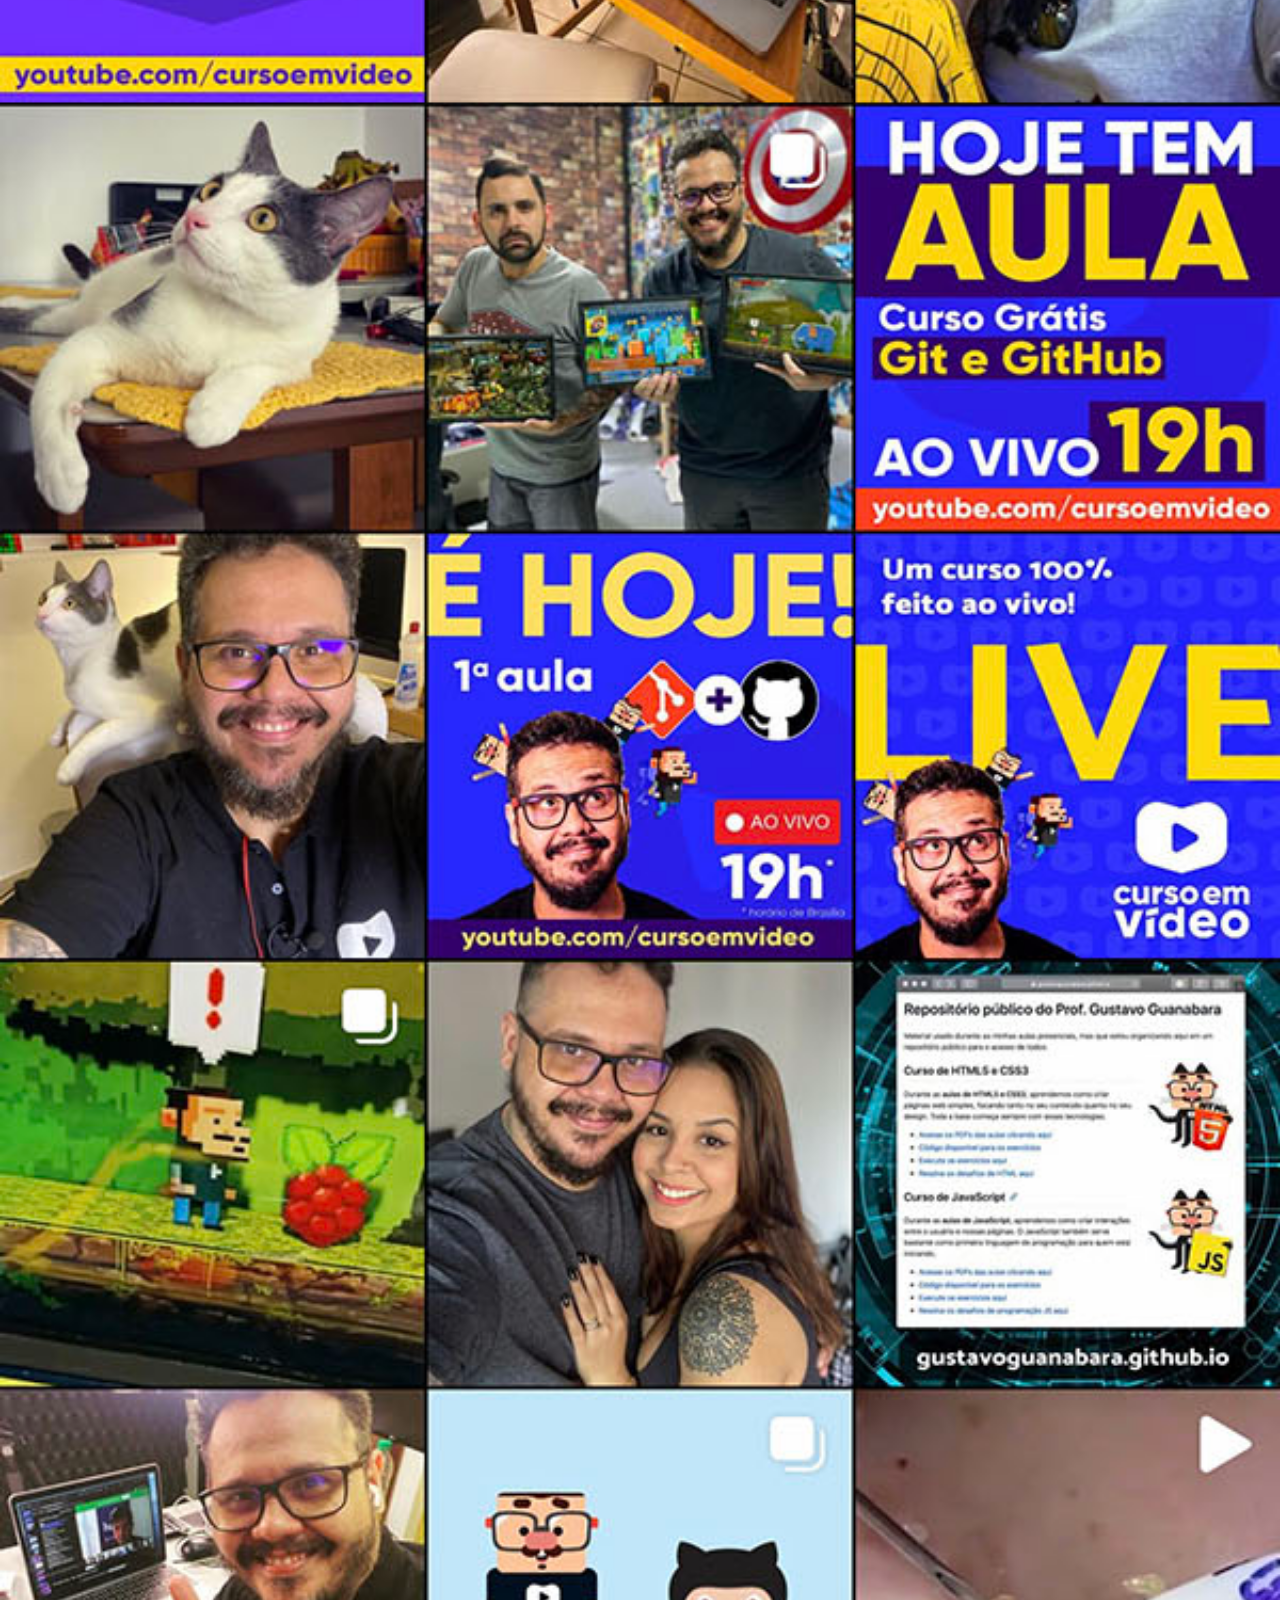
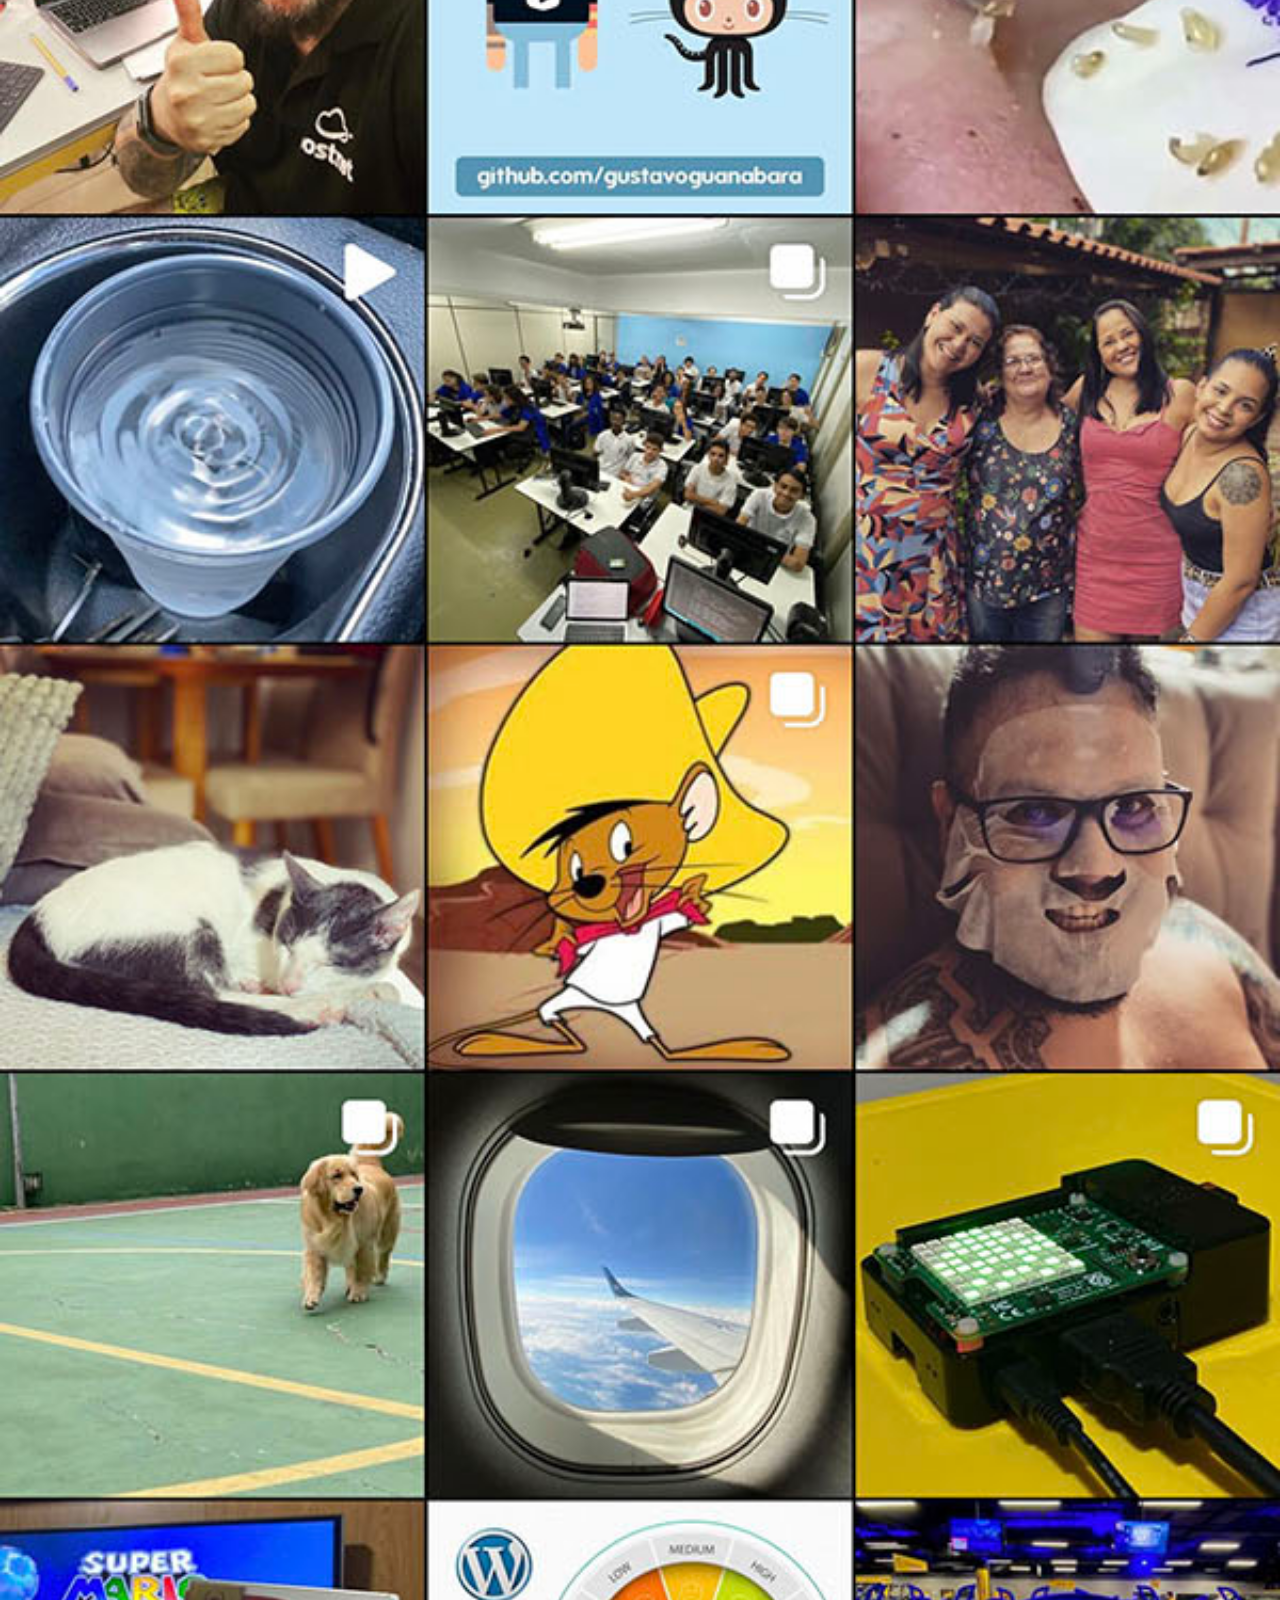
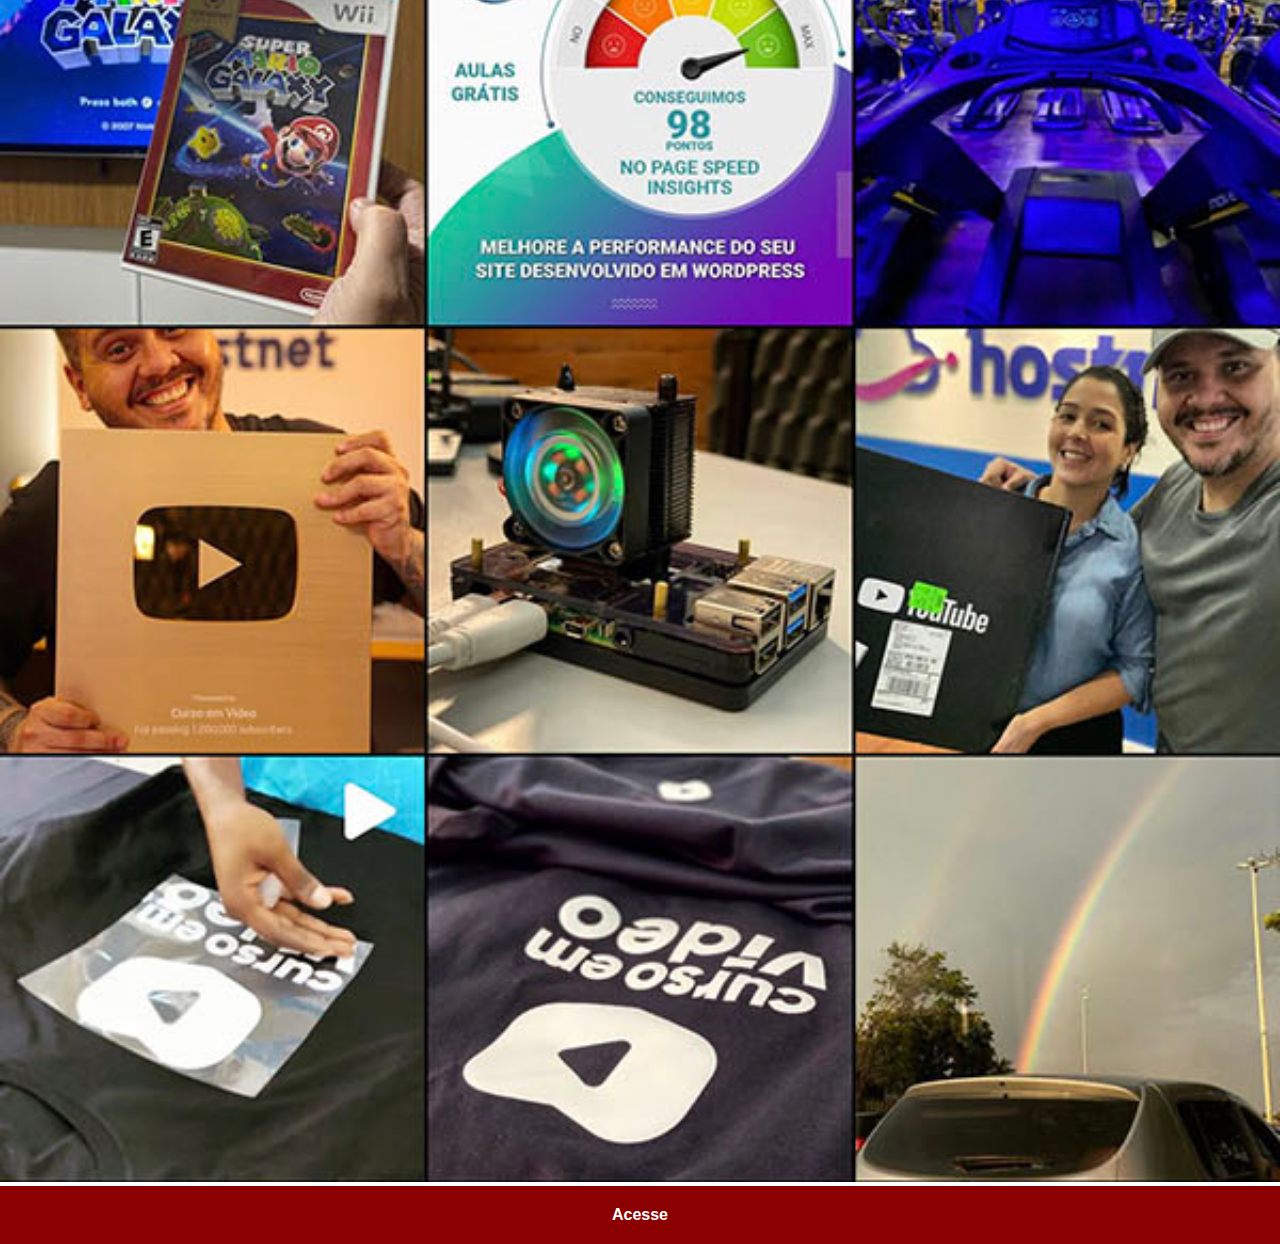
<file: pacote-d013/pacote-d013/imagens/instagram.html>
<!DOCTYPE html>
<html lang="pt-br">
<head>
    <meta charset="UTF-8">
    <meta http-equiv="X-UA-Compatible" content="IE=edge">
    <meta name="viewport" content="width=device-width, initial-scale=1.0">
    <title>Youtube</title>
    <link rel="stylesheet" href="social.css">
</head>
<body>
    <img src="tela-instagram.jpg" alt="Instagram">
    <a href="https://www.instagram.com/davmarques_/?hl=pt-br" target="_blank">Acesse</a>
</body>
</html>
</file>
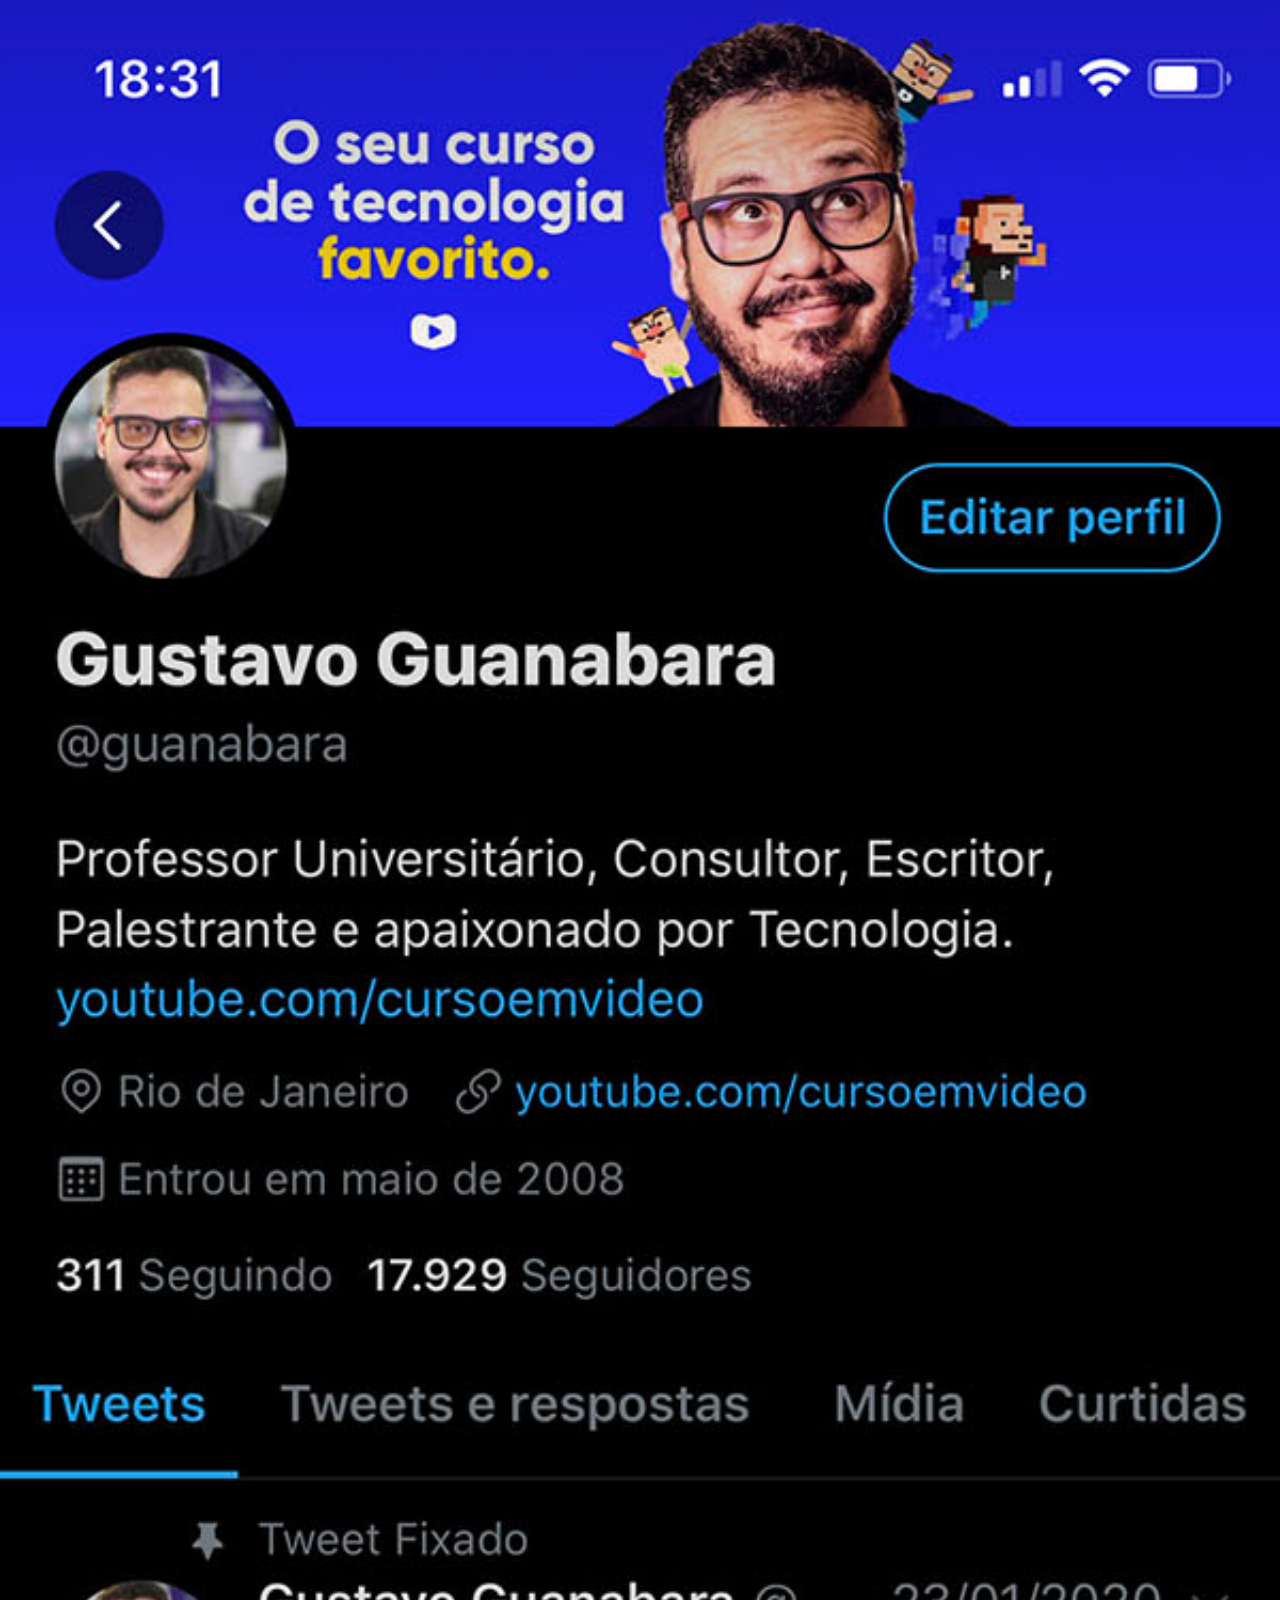
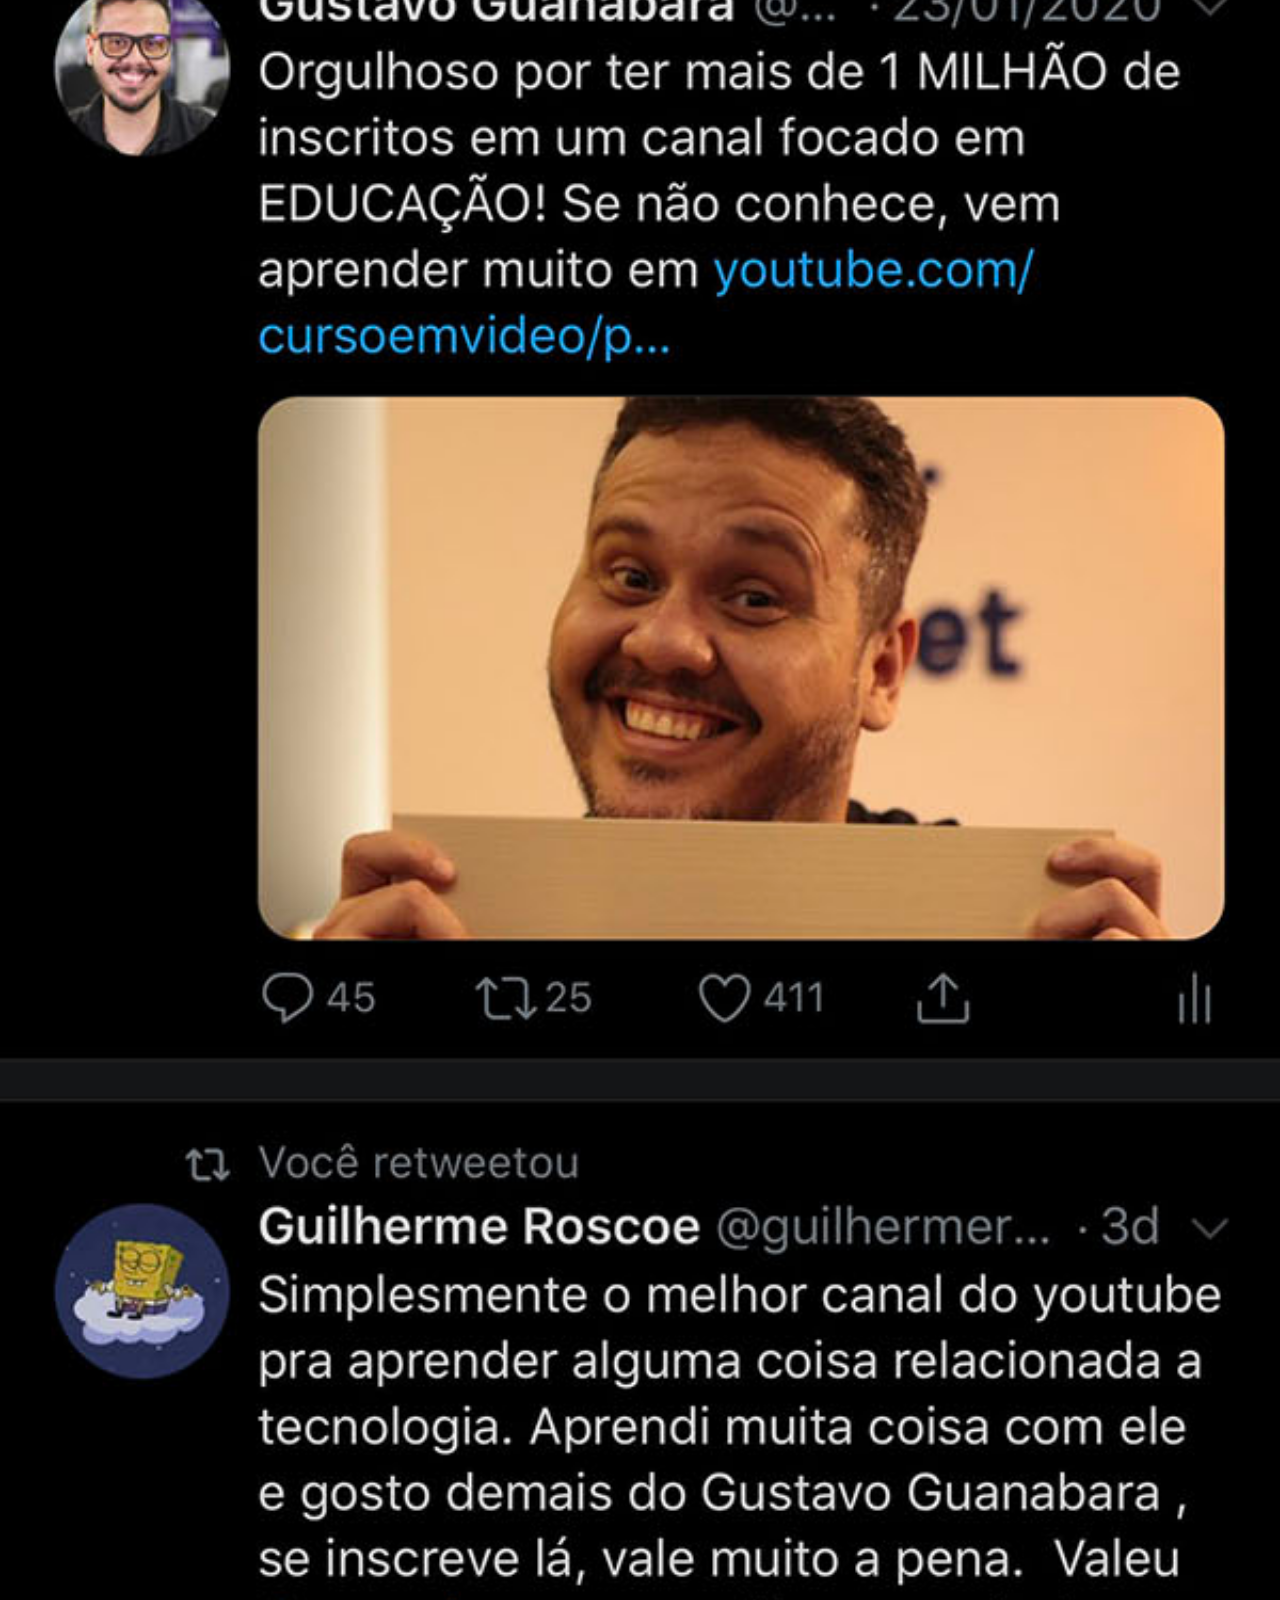
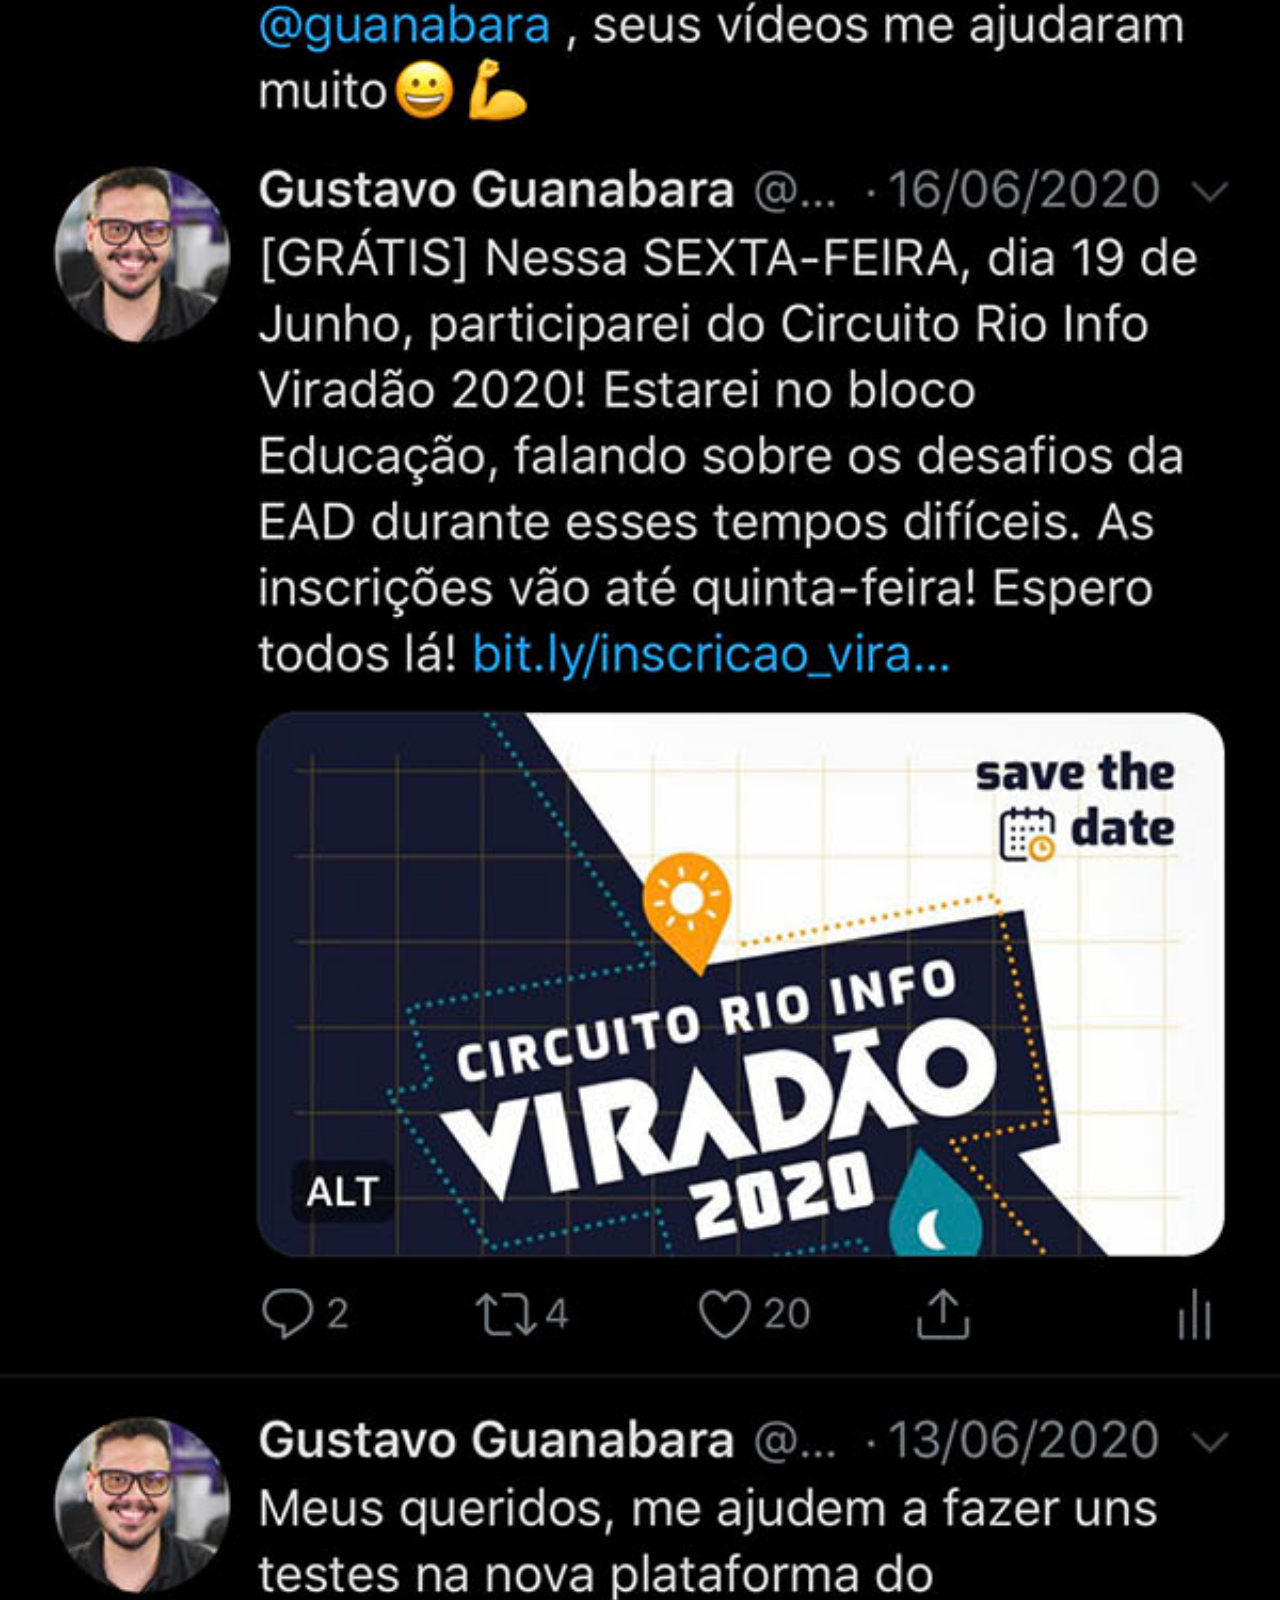
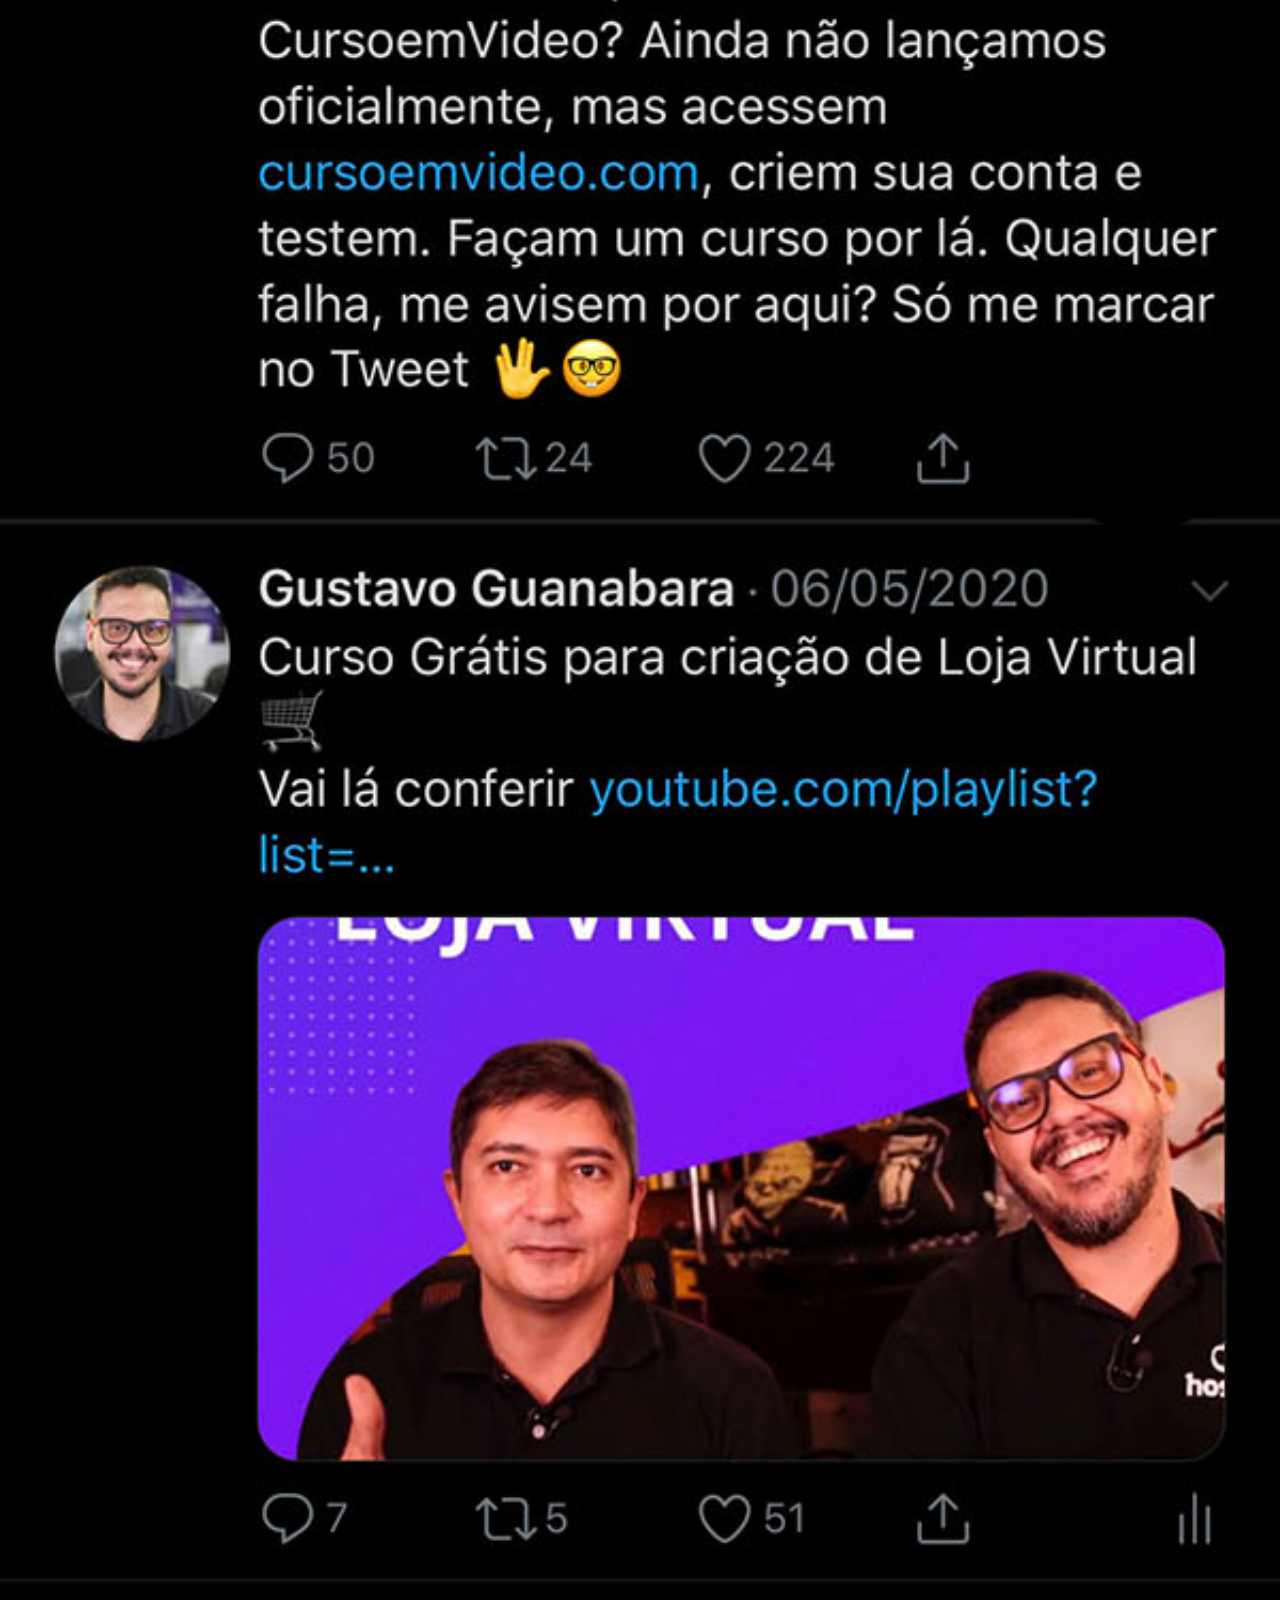
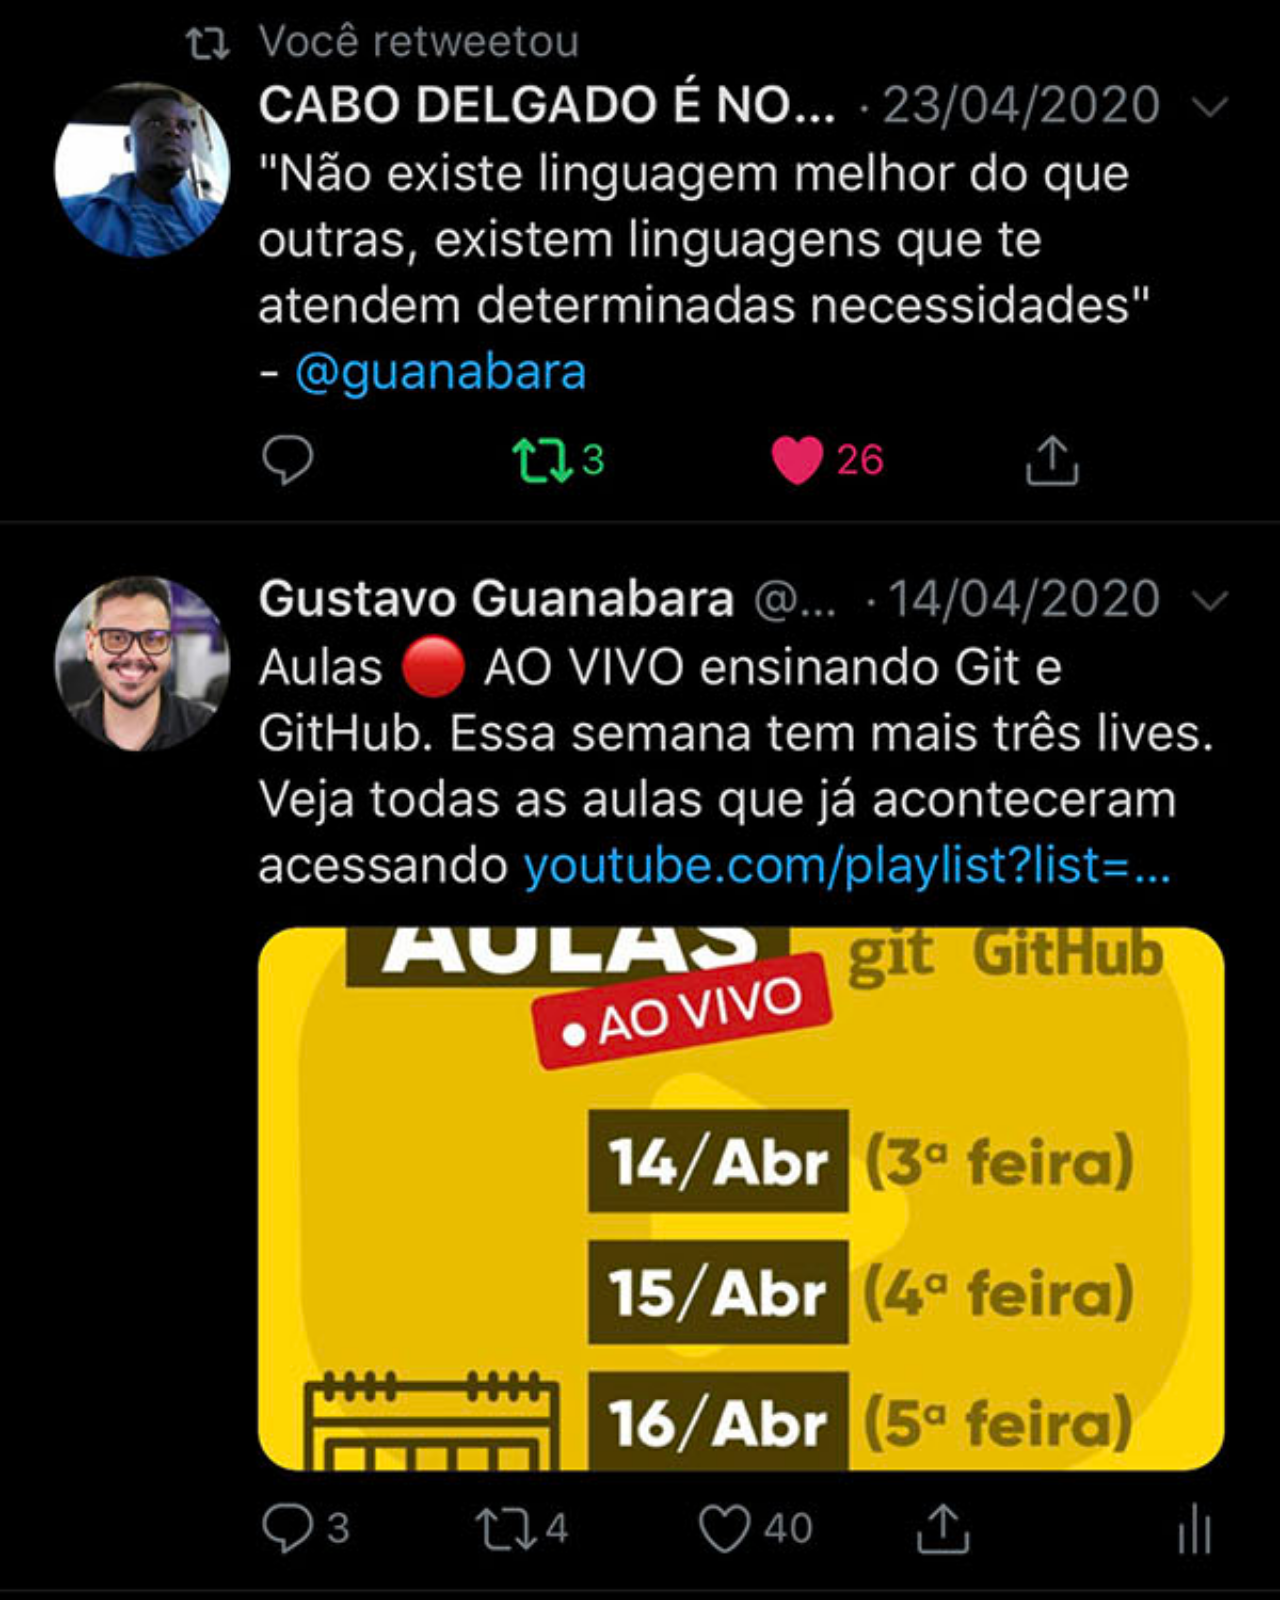
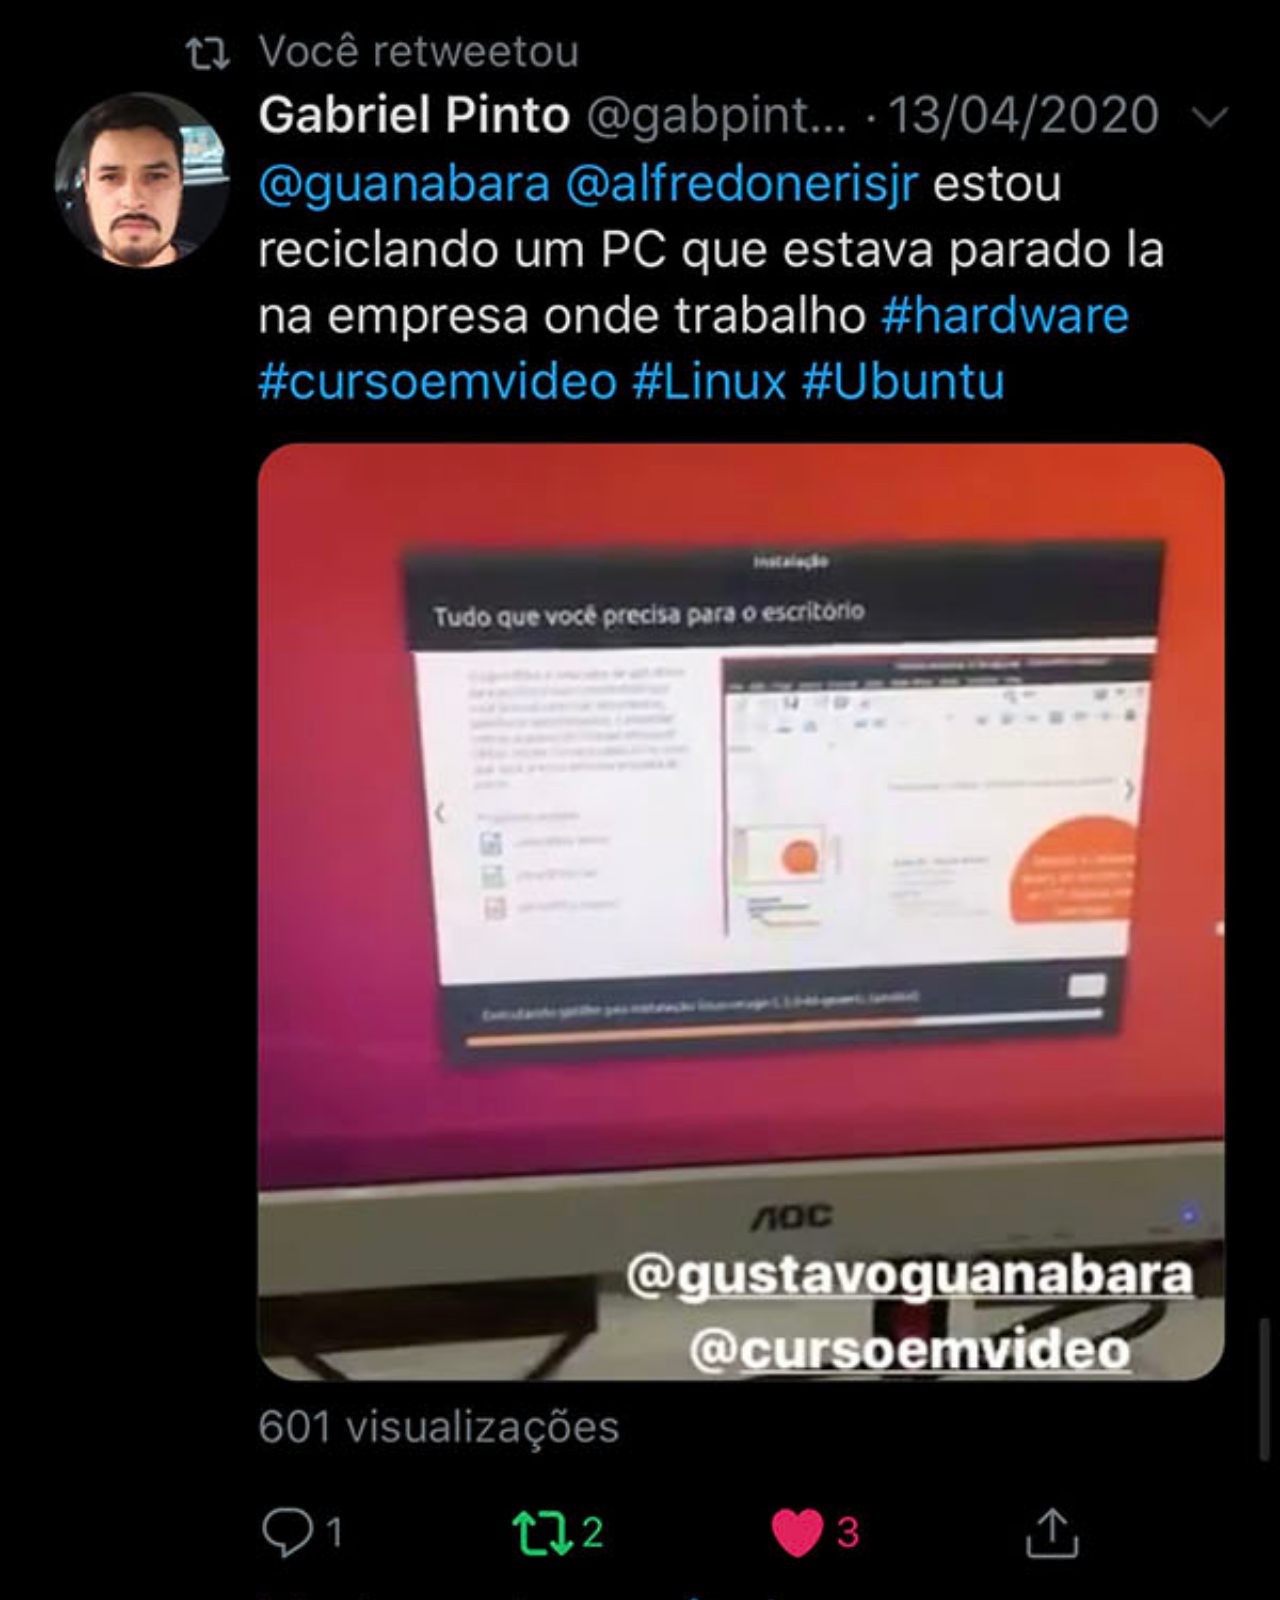
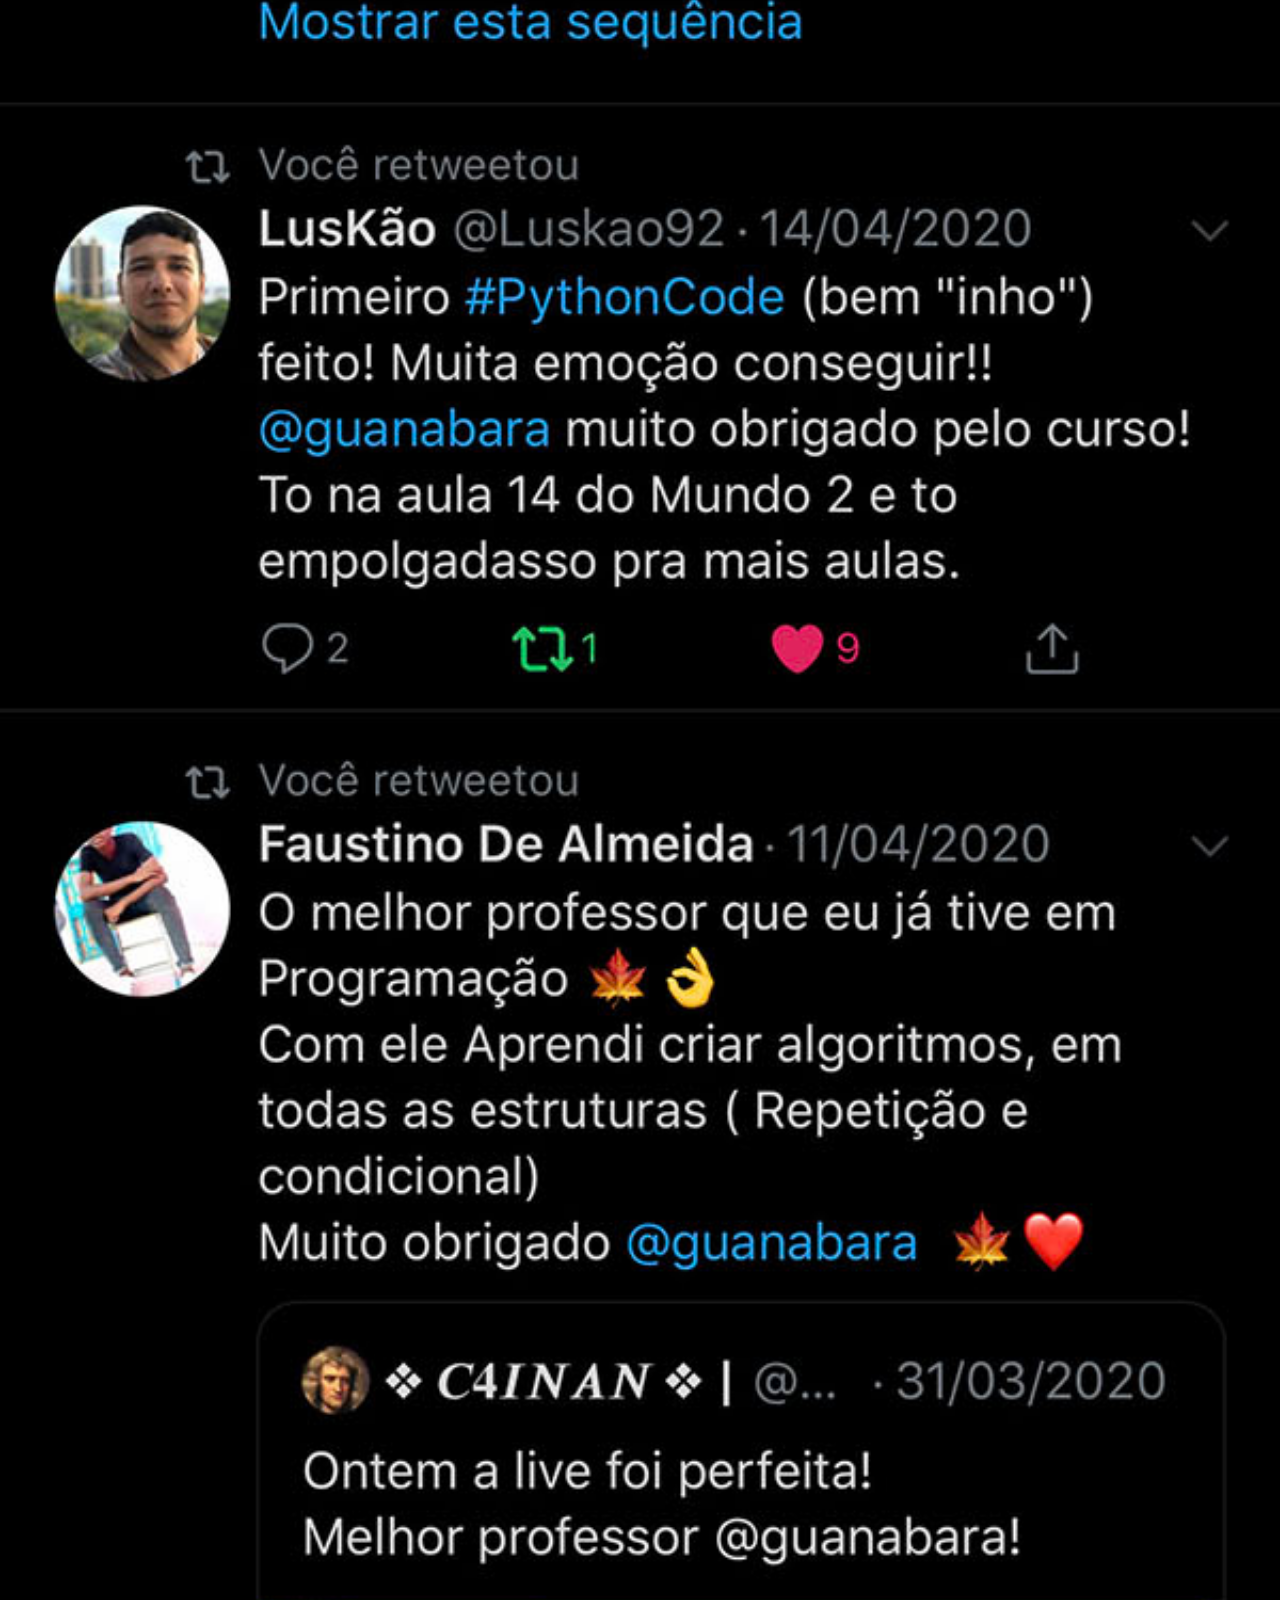
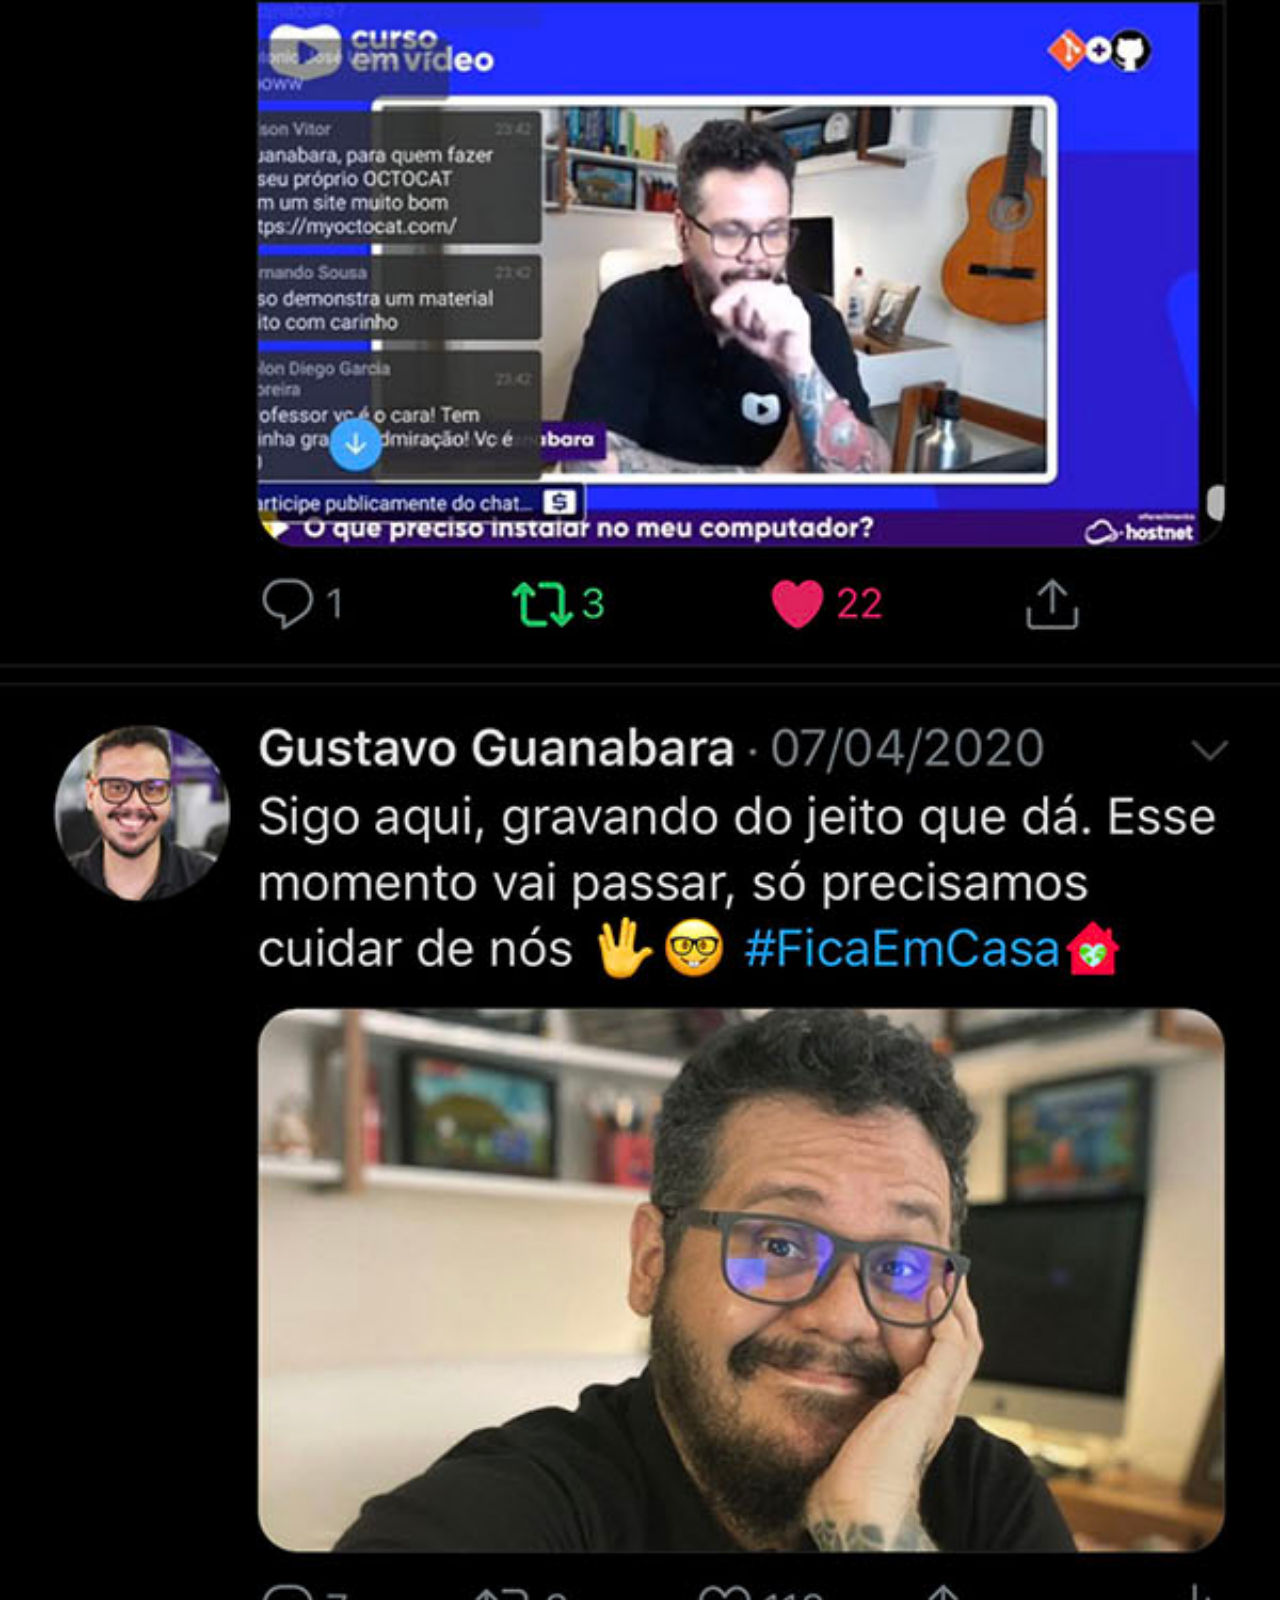
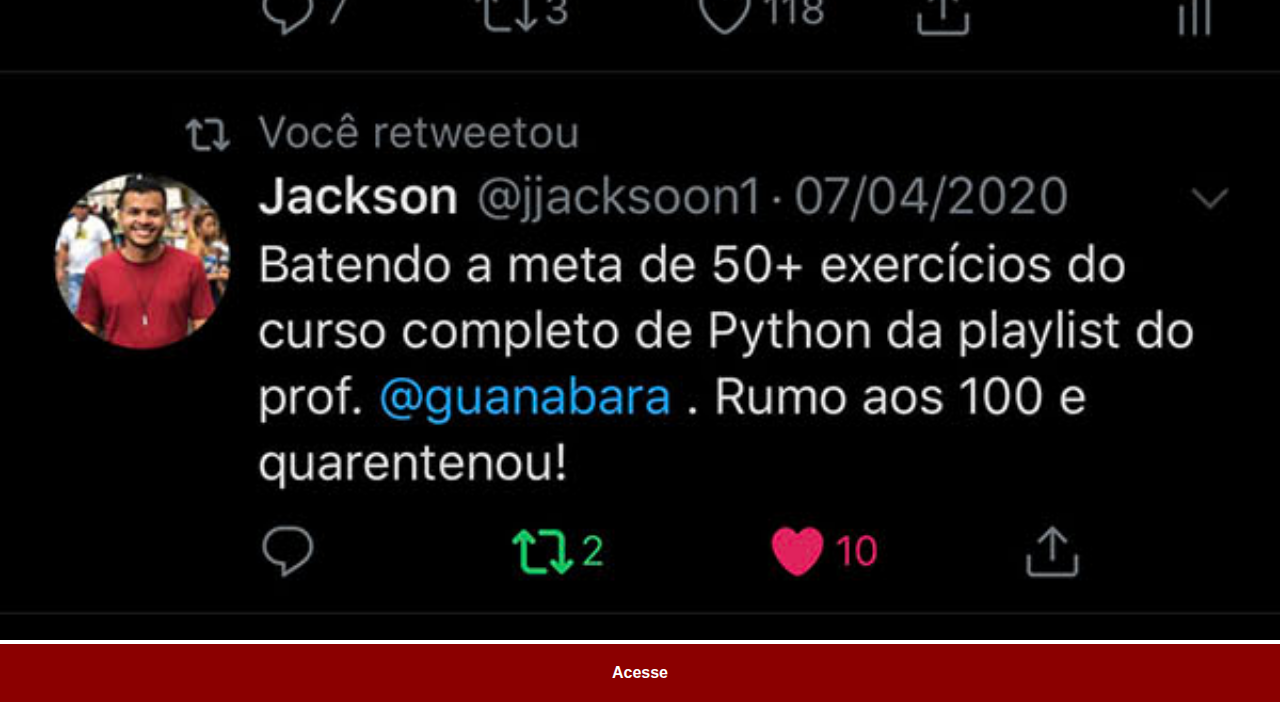
<file: pacote-d013/pacote-d013/imagens/twitter.html>
<!DOCTYPE html>
<html lang="pt-br">
<head>
    <meta charset="UTF-8">
    <meta http-equiv="X-UA-Compatible" content="IE=edge">
    <meta name="viewport" content="width=device-width, initial-scale=1.0">
    <title>Youtube</title>
    <link rel="stylesheet" href="social.css">
</head>
<body>
    <img src="tela-twitter.jpg" alt="Twitter">
    <a href="https://twitter.com/davmarques_" target="_blank">Acesse</a>
</body>
</html>
</file>
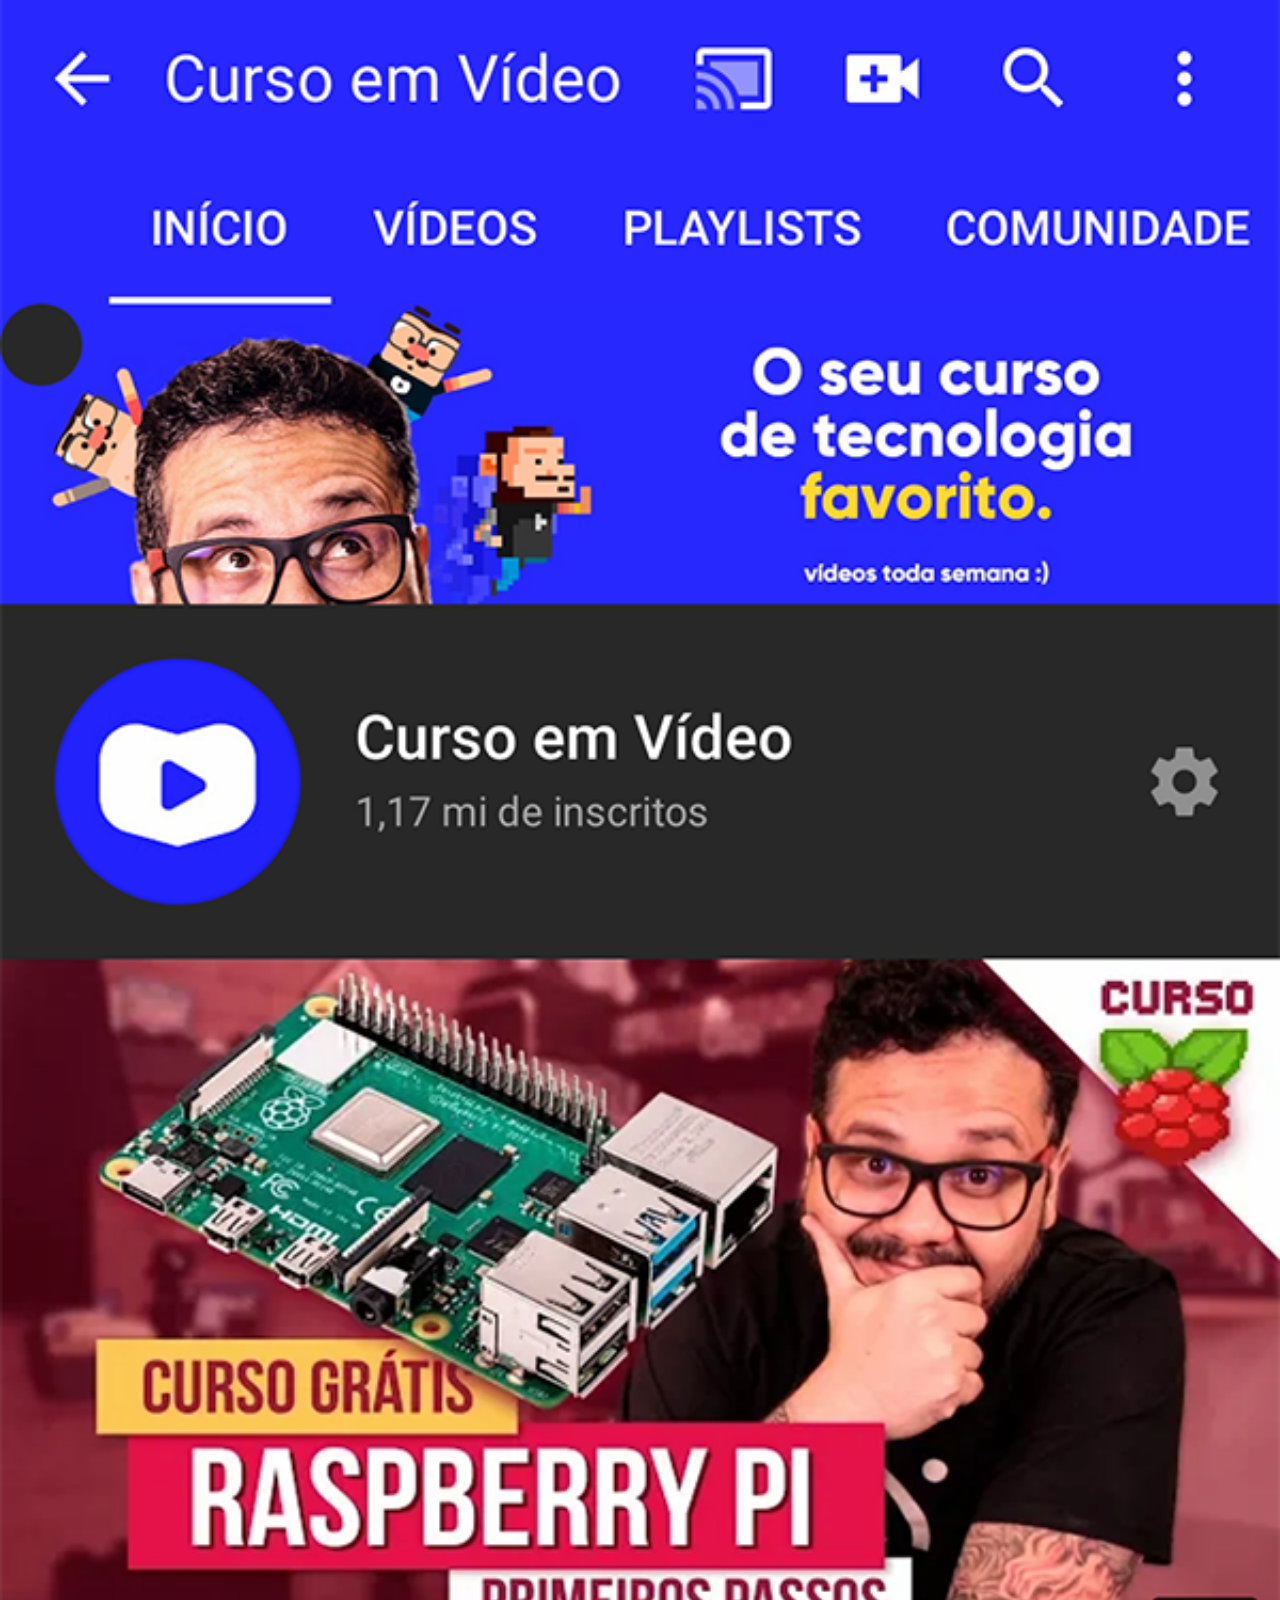
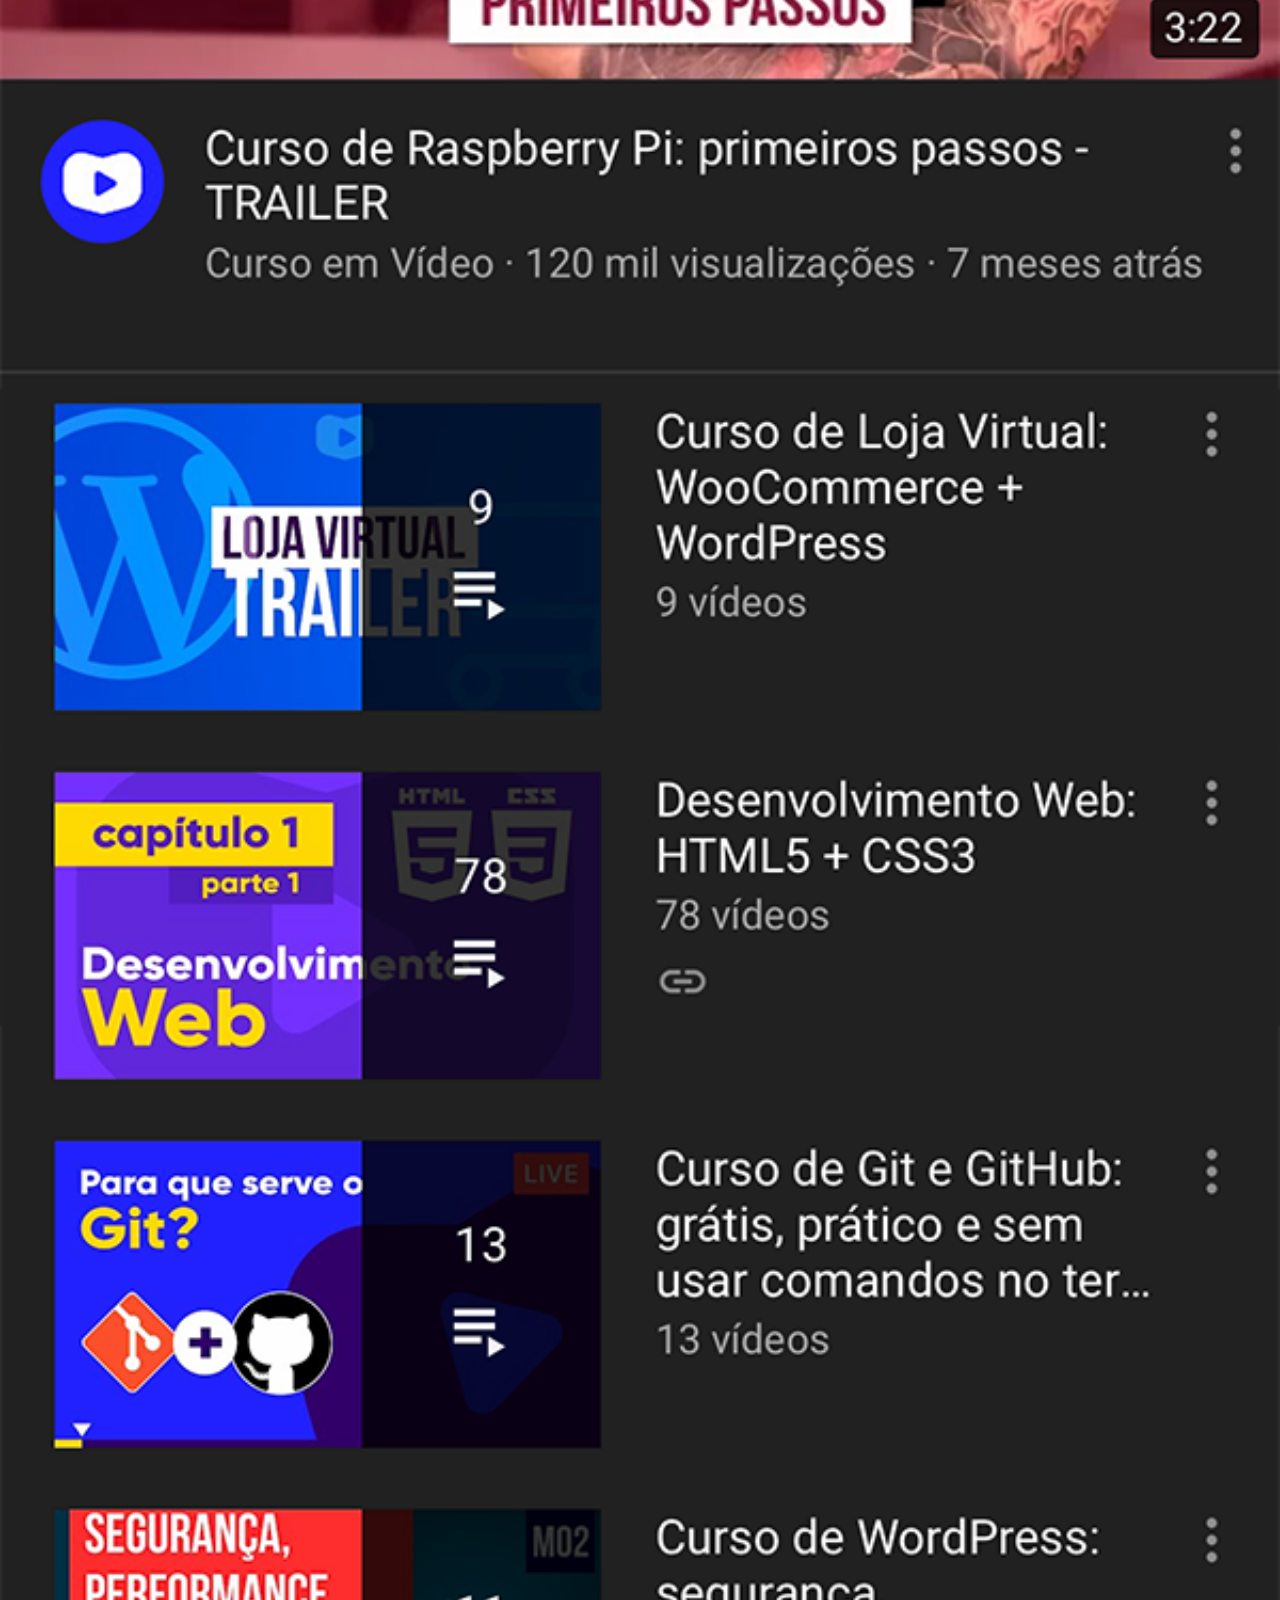
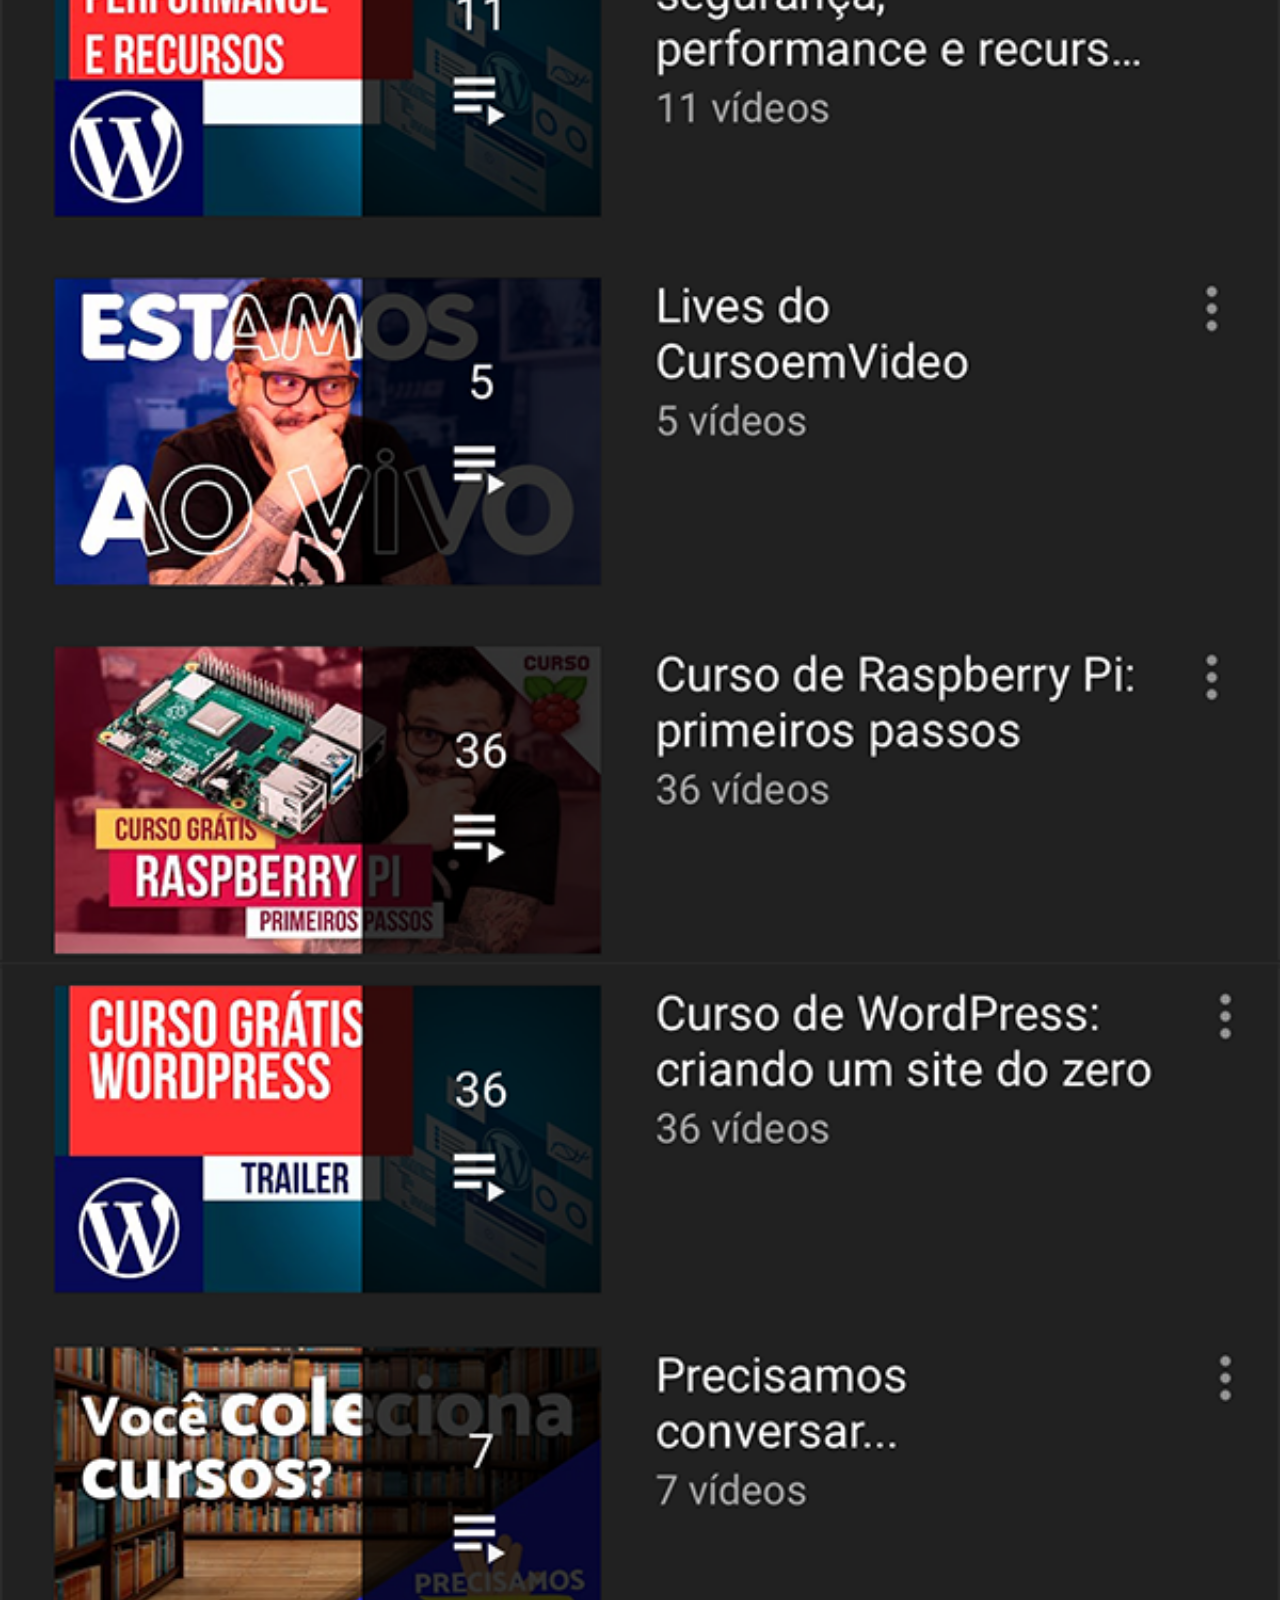
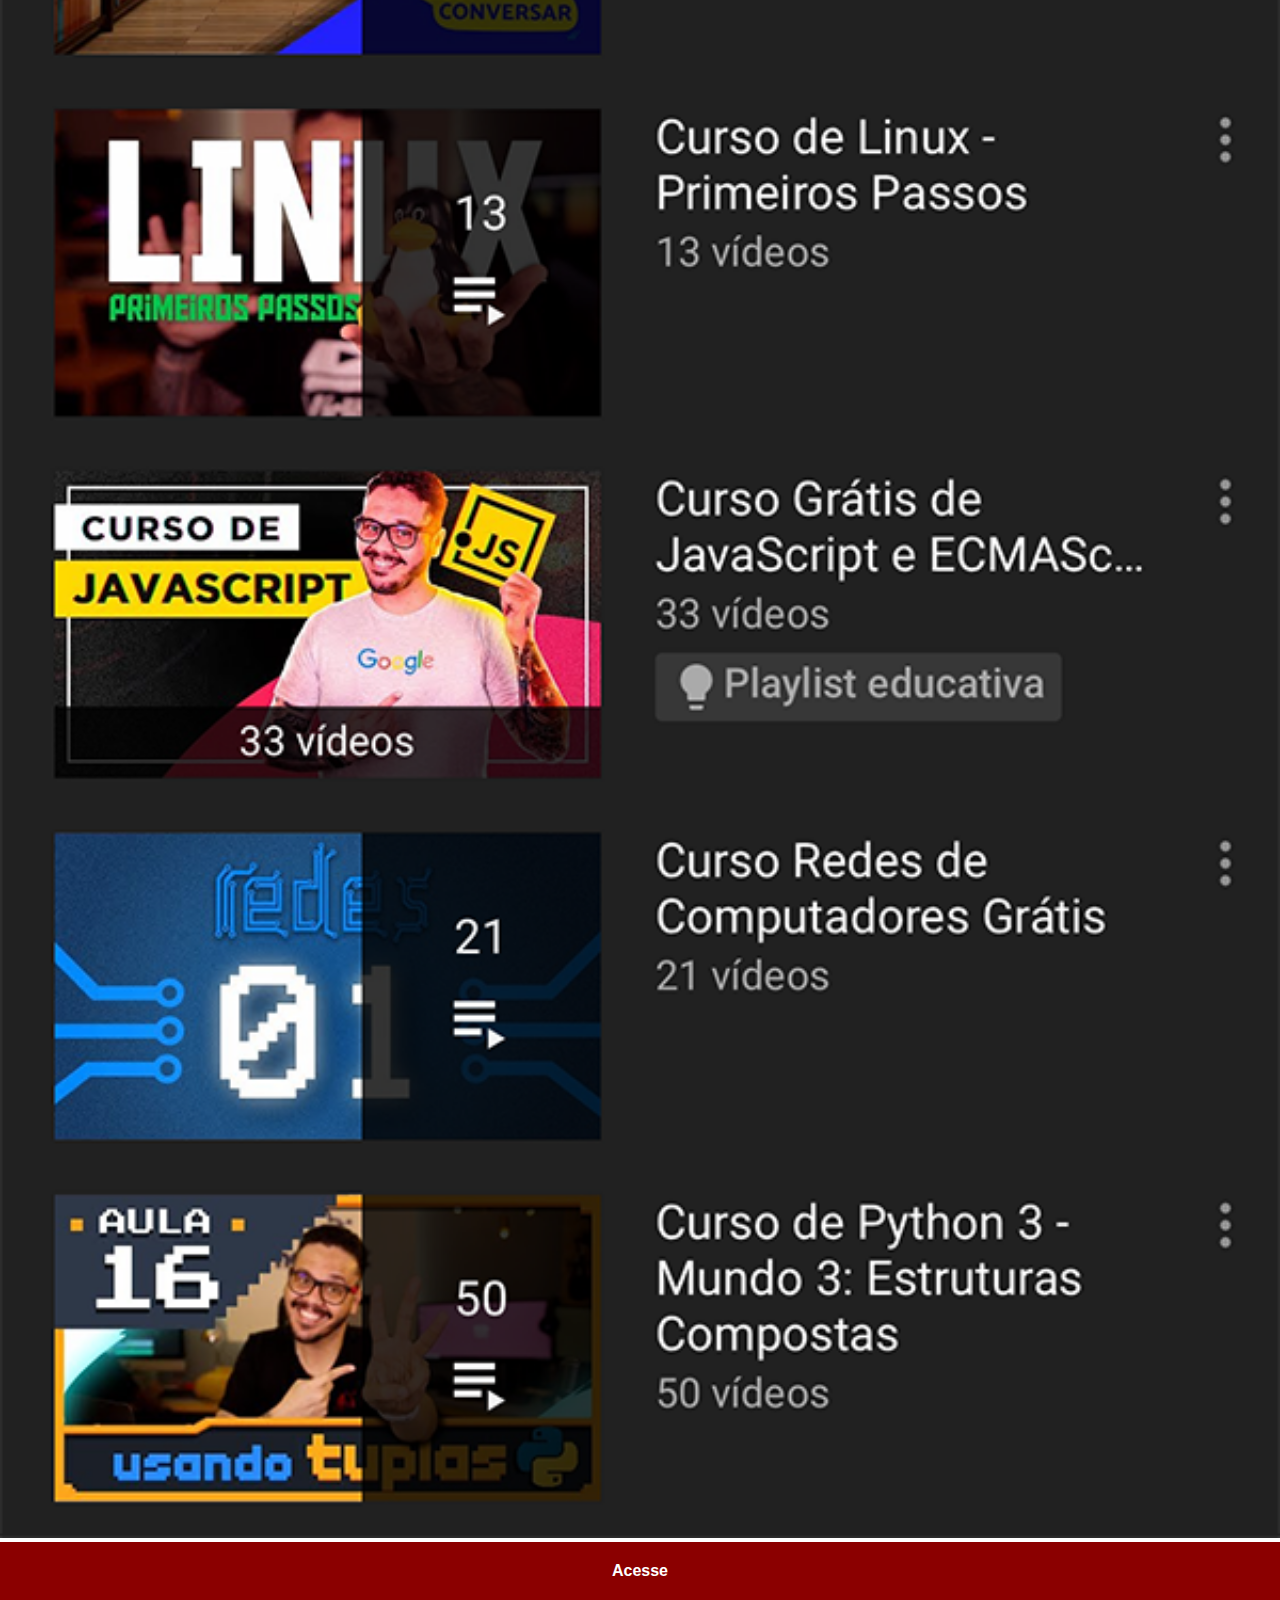
<file: pacote-d013/pacote-d013/imagens/youtube.html>
<!DOCTYPE html>
<html lang="pt-br">
<head>
    <meta charset="UTF-8">
    <meta http-equiv="X-UA-Compatible" content="IE=edge">
    <meta name="viewport" content="width=device-width, initial-scale=1.0">
    <title>Youtube</title>
    <link rel="stylesheet" href="social.css">
</head>
<body>
    <img src="tela-youtube.png" alt="Youtube">
    <a href="https://www.youtube.com/@CursoemVideo" target="_blank">Acesse</a>
</body>
</html>
</file>
<file: style.css>
@charset "UTF-8";

* {
    margin: 0px;
    padding: 0px;
    font-family: Arial, Helvetica, sans-serif;
}

html, body {
    height: 100vh;
    width: 100vw;
    background-color: black;
}

main {
    background: url(pacote-d013/pacote-d013/imagens/fundo-madeira.jpg) no-repeat top center;
    background-size: cover;
    background-attachment: fixed;
}

main {
    position: relative;
    height: 100vh;
}

section#celular {
    position: absolute;
    top: 50%;
    left: 50%;
    transform: translate(-50%, -50%);

    height: 627px;
    width: 311px;
    background: url(pacote-d013/pacote-d013/imagens/frame-iphone.png) ;
}

iframe#tela {
    position: relative;
    top: 80px;
    left: 21px;
    width: 269px;
    height: 473px;
}

section#sociais {
    display: flex;
    flex-direction: column;   
    flex-wrap: nowrap;
    align-items: flex-end;
}

section#sociais img {
    width: 50px;
    margin: 10px;
    border-radius: 50%;
    box-shadow: 2px 2px 5px rgba(0, 0, 0, 0.432);
    box-sizing: border-box;
}

section#sociais img:hover {
    border: 3px solid white;
    transform: translate(-3px, -3px);
    transition: tranform .5s, border .5s;
    box-shadow: 5px 5px 10px rgba(0, 0, 0, 0.719);
}
</file>
<file: pacote-d013/pacote-d013/imagens/social.css>
* {
    margin: 0px;
    padding: 0px;
    font-family: Arial, Helvetica, sans-serif;
}

::-webkit-scrollbar {
    width: 0px;
    height: 0px;
}

img {
    width: 100vw;
}

a {
    display: block;
    background-color: darkred;
    color: white;
    padding: 20px;
    text-align: center;
    font-weight: bolder;
    text-decoration: none;
}

a:hover {
    background-color: red;
}
</file>
